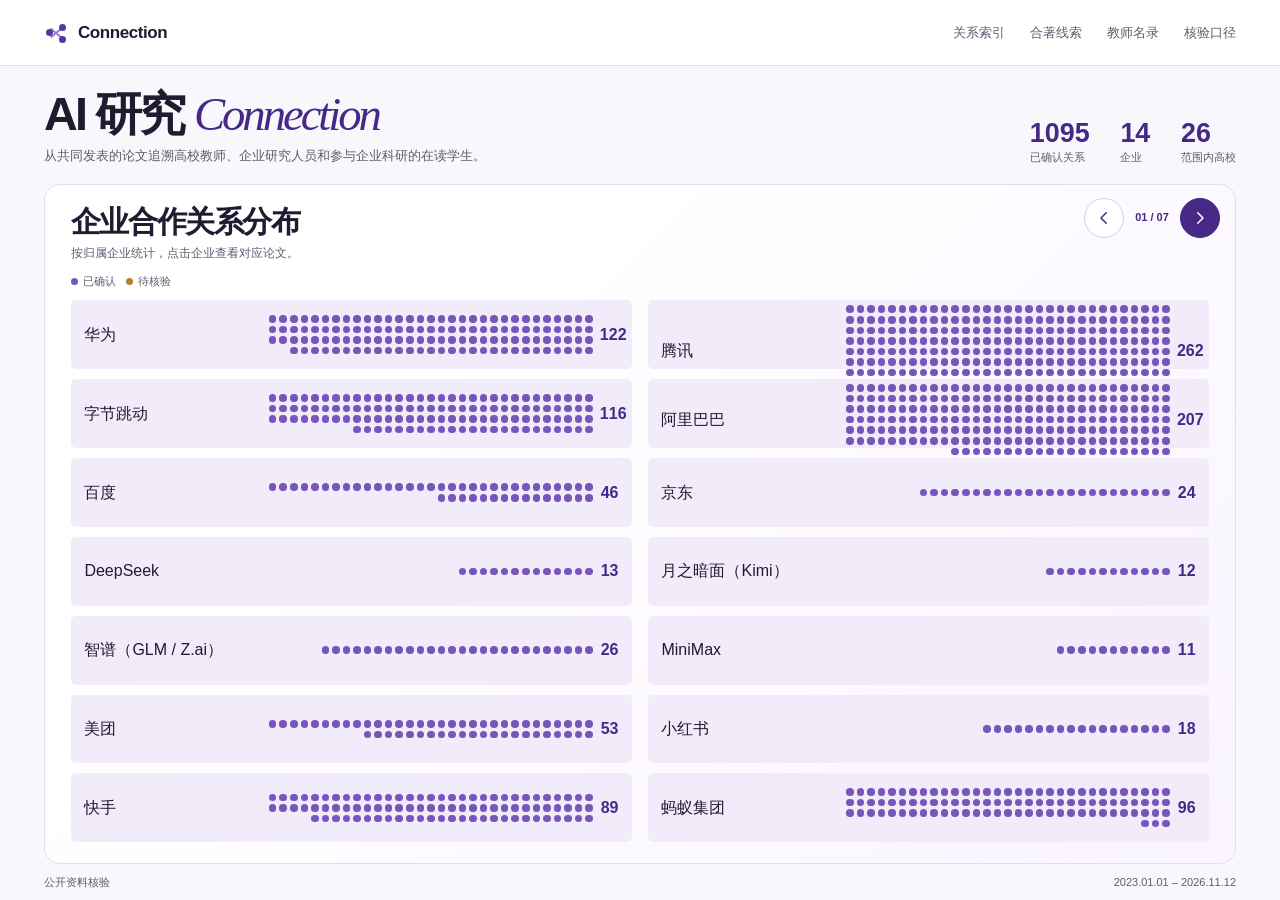
<file: index.html>
<!doctype html>
<html lang="zh-CN">
<head>
  <meta charset="utf-8">
  <meta name="viewport" content="width=device-width, initial-scale=1">
  <meta name="description" content="中国高校与企业 AI 研究合著及学生培养关系的公开证据索引。">
  <title>AI 研究 Connection</title>
  <link rel="stylesheet" href="styles.css?v=8d3835e2ebbc">
  <script>
    function redirectLegacySection() {
      const pages = new Map([
        ['#connections', 'connections.html'],
        ['#leads', 'leads.html'],
        ['#method', 'method.html'],
      ]);
      const page = pages.get(location.hash);
      if (page) location.replace(page + location.search);
    }
    addEventListener('hashchange', redirectLegacySection);
    redirectLegacySection();
  </script>
  <script src="data.js?v=8d3835e2ebbc" defer></script>
  <script src="leads.js?v=8d3835e2ebbc" defer></script>
  <script src="h-index.js?v=8d3835e2ebbc" defer></script>
  <script src="papers.js?v=8d3835e2ebbc" defer></script>
  <script src="ui.js?v=8d3835e2ebbc" defer></script>
  <script src="faculty-plot-data.js?v=8d3835e2ebbc" defer></script>
  <script src="faculty-plot.js?v=8d3835e2ebbc" defer></script>
  <script src="faculty-title-values.js?v=8d3835e2ebbc" defer></script>
  <script src="faculty-unit-groups.js?v=8d3835e2ebbc" defer></script>
  <script src="faculty-heatmap.js?v=8d3835e2ebbc" defer></script>
  <script src="home.js?v=8d3835e2ebbc" defer></script>
</head>
<body class="home-page">
  <header class="topbar">
    <div class="container topbar-inner">
      <a class="wordmark" href="index.html" aria-current="page"><span class="mark" aria-hidden="true"><i></i><i></i><i></i></span> Connection</a>
      <nav aria-label="页面导航">
        <a href="connections.html">关系索引</a>
        <a href="leads.html">合著线索</a>
        <a href="faculty.html">教师名录</a>
        <a href="method.html">核验口径</a>
      </nav>
    </div>
  </header>
  <main id="top" class="container home-main">
    <section class="home-overview" aria-labelledby="page-title">
      <div>
        <h1 id="page-title">AI 研究 <em>Connection</em></h1>
        <p>从共同发表的论文追溯高校教师、企业研究人员和参与企业科研的在读学生。</p>
      </div>
      <div class="home-stats" aria-label="调查统计">
        <div><strong id="confirmed-count">—</strong><span>已确认关系</span></div>
        <div><strong id="company-count">—</strong><span>企业</span></div>
        <div><strong id="school-count">—</strong><span>范围内高校</span></div>
      </div>
    </section>
    <section class="home-carousel" aria-label="研究分布图切换">
      <div class="home-chart-controls" role="group" aria-label="切换图表">
        <button type="button" id="chart-prev" aria-label="上一张图" aria-controls="home-chart-stage">
          <svg width="18" height="18" viewBox="0 0 24 24" fill="none" stroke="currentColor" stroke-width="2" aria-hidden="true"><path d="m15 5-7 7 7 7" stroke-linecap="round" stroke-linejoin="round"/></svg>
        </button>
        <span id="chart-position" class="home-chart-position" aria-hidden="true">01 / 07</span>
        <button type="button" id="chart-next" aria-label="下一张图" aria-controls="home-chart-stage">
          <svg width="18" height="18" viewBox="0 0 24 24" fill="none" stroke="currentColor" stroke-width="2" aria-hidden="true"><path d="m9 5 7 7-7 7" stroke-linecap="round" stroke-linejoin="round"/></svg>
        </button>
        <span id="chart-announcement" class="sr-only" aria-live="polite"></span>
      </div>
      <div id="home-chart-stage" class="home-chart-stage">
        <section class="home-slide home-company-slide" aria-labelledby="plot-title">
          <div class="home-slide-title">
            <h2 id="plot-title">企业合作关系分布</h2>
            <p>按归属企业统计，点击企业查看对应论文。</p>
          </div>
          <div class="legend"><span><i aria-hidden="true"></i>已确认</span><span><i aria-hidden="true"></i>待核验</span></div>
          <div id="company-plot" class="company-plot"></div>
        </section>
        <section class="home-slide home-school-slide" aria-labelledby="school-plot-title" hidden>
          <div class="home-slide-title">
            <h2 id="school-plot-title">高校合作关系分布</h2>
            <p>面积表示归属该校的已确认关系数。点击高校查看论文。</p>
          </div>
          <div id="school-plot" class="school-plot"></div>
          <div id="school-zero" class="school-zero" hidden></div>
          <p id="school-chart-note" class="school-chart-note" hidden></p>
        </section>
        <section id="faculty-distribution" class="home-slide home-faculty-slide faculty-distribution" data-faculty-scope="core" aria-labelledby="faculty-plot-title" hidden>
          <div class="home-slide-title">
            <h2 id="faculty-plot-title">主要计算机院系 · 高校分布</h2>
            <p>三项齐全指已核实具体职称、Google 学术主页和 CCF 代表作。讲师不计入本图。</p>
          </div>
        </section>
        <section id="faculty-units" class="home-slide home-unit-slide faculty-distribution" data-faculty-scope="core" aria-labelledby="faculty-unit-title" hidden>
          <div class="home-slide-title">
            <h2 id="faculty-unit-title">主要计算机院系 · 教师热力图</h2>
            <p data-unit-description>每校一种颜色，选择高校可展开院系或研究所。颜色越深，已核实项数越多。讲师显示为淡灰空格。</p>
          </div>
        </section>
        <section id="faculty-distribution-related" class="home-slide home-faculty-slide faculty-distribution" data-faculty-scope="related" aria-labelledby="faculty-plot-related-title" hidden>
          <div class="home-slide-title">
            <h2 id="faculty-plot-related-title">相关交叉院系 · 高校分布</h2>
            <p>三项齐全指已核实具体职称、Google 学术主页和 CCF 代表作。讲师不计入本图。</p>
          </div>
        </section>
        <section id="faculty-units-related" class="home-slide home-unit-slide faculty-distribution" data-faculty-scope="related" aria-labelledby="faculty-unit-related-title" hidden>
          <div class="home-slide-title">
            <h2 id="faculty-unit-related-title">相关交叉院系 · 教师热力图</h2>
            <p data-unit-description>每校一种颜色，选择高校可展开院系或研究所。颜色越深，已核实项数越多。讲师显示为淡灰空格。</p>
          </div>
        </section>
        <section id="faculty-titles" class="home-slide home-unit-slide faculty-distribution" aria-labelledby="faculty-title-map-heading" hidden>
          <div class="home-slide-title">
            <h2 id="faculty-title-map-heading">教师热力图 · 按职称</h2>
            <p>每种职称一种颜色，同一分区内颜色越深，已核实项数越多。讲师显示为淡灰空格。</p>
          </div>
        </section>
        <noscript><p class="empty">请启用 JavaScript 以浏览分布图。</p></noscript>
      </div>
    </section>
  </main>
  <footer class="container home-footer"><span>公开资料核验</span><span>2023.01.01 – 2026.11.12</span></footer>
  <template id="faculty-plot-template">
    <div class="faculty-plot-key">
      <div class="legend">
        <span><i aria-hidden="true"></i><span data-faculty-complete></span></span>
        <span><i aria-hidden="true"></i><span data-faculty-incomplete></span></span>
      </div>
      <p data-faculty-scale class="faculty-plot-note"></p>
    </div>
    <div class="faculty-plot"></div>
  </template>
  <template id="faculty-heatmap-template">
    <div class="unit-toolbar">
      <label class="unit-picker"><span class="sr-only">查看高校</span><select data-unit-school><option value="">全部高校</option></select></label>
      <label class="unit-picker"><span class="sr-only">高亮院系或研究所</span><select data-unit-group disabled><option value="">全部院系／研究所</option></select></label>
      <div class="unit-map-key" aria-label="已核实项数从 0 到 3，三项为具体职称、Google 学术主页和 CCF 代表作；淡灰空格表示讲师或没有记录">
        <span>已核实项数</span>
        <span><i data-verification-level aria-hidden="true"></i>0</span>
        <span><i data-verification-level aria-hidden="true"></i>1</span>
        <span><i data-verification-level aria-hidden="true"></i>2</span>
        <span><i data-verification-level aria-hidden="true"></i>3</span>
        <span><i data-unit-empty-chip aria-hidden="true"></i>空格</span>
      </div>
    </div>
    <div data-unit-plot class="unit-plot">
      <canvas data-unit-canvas tabindex="0" role="img" aria-label="全部高校教师热力图，每所学校一种颜色。用上下键查看纳入核验的教师。"></canvas>
    </div>
    <div class="unit-readout">
      <span data-unit-swatch aria-hidden="true" hidden></span>
      <p data-unit-summary aria-live="polite"></p>
      <a data-unit-directory-link href="faculty.html">查看名录 ↗</a>
    </div>
  </template>
</body>
</html>
</file>
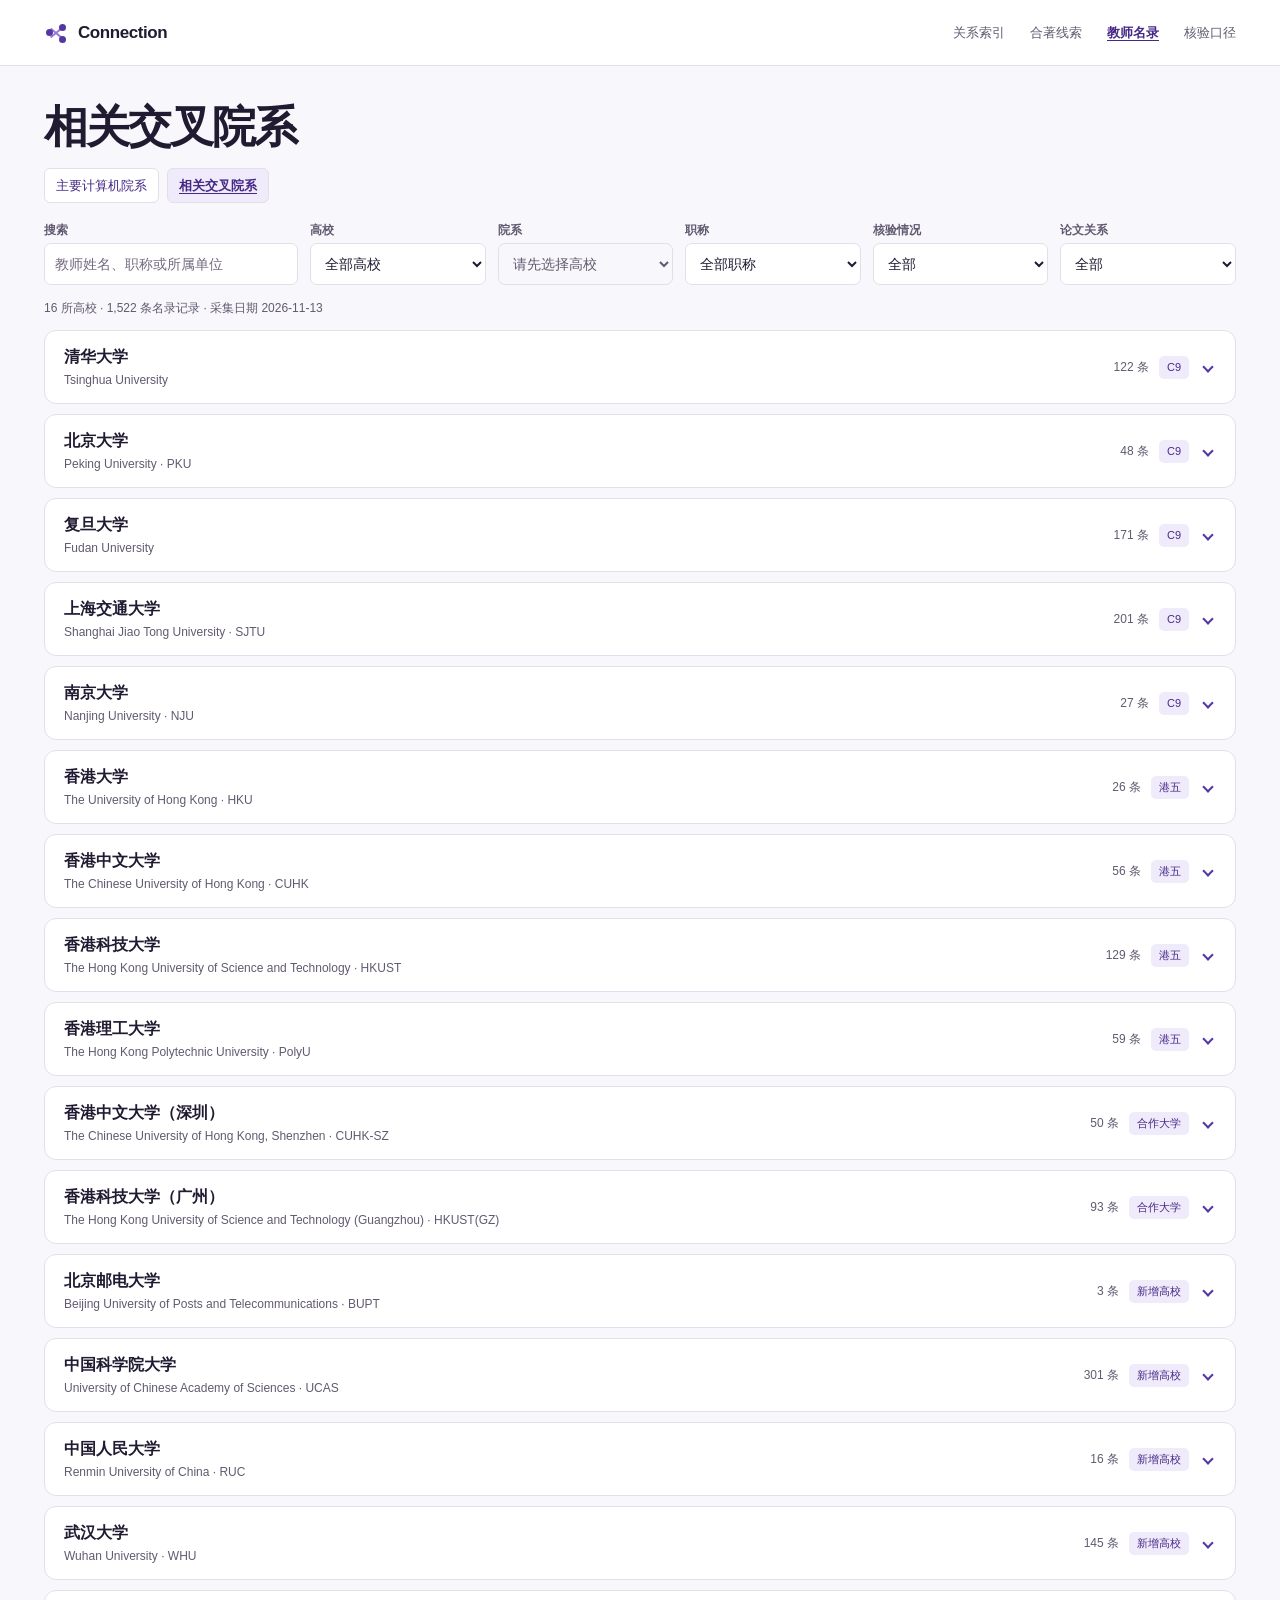
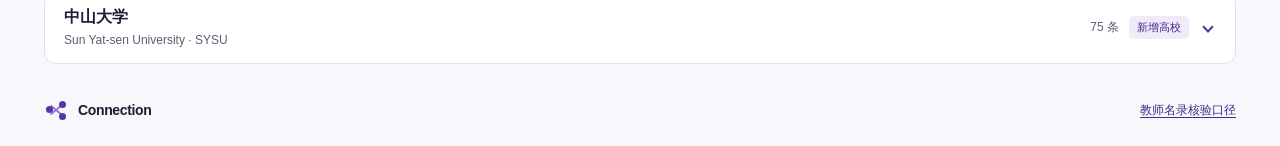
<file: faculty-related.html>
<!doctype html>
<html lang="zh-CN">
<head>
  <meta charset="utf-8">
  <meta name="viewport" content="width=device-width, initial-scale=1">
  <meta name="description" content="按高校和院系查阅机器人、遥感、自动化等相关交叉院系的公开师资。">
  <title>相关交叉院系 · 教师名录 · AI 研究 Connection</title>
  <link rel="stylesheet" href="styles.css?v=8d3835e2ebbc">
  <script src="data.js?v=8d3835e2ebbc" defer></script>
  <script src="ui.js?v=8d3835e2ebbc" defer></script>
  <script src="faculty-data.js?v=8d3835e2ebbc" defer></script>
  <script src="faculty-titles.js?v=8d3835e2ebbc" defer></script>
  <script src="faculty-rosters.js?v=8d3835e2ebbc" defer></script>
  <script src="faculty-bibliography.js?v=8d3835e2ebbc" defer></script>
  <script src="faculty-scholar-status.js?v=8d3835e2ebbc" defer></script>
  <script src="faculty-ucas-institutes.js?v=8d3835e2ebbc" defer></script>
  <script src="faculty-catalog.js?v=8d3835e2ebbc" defer></script>
  <script src="faculty-title-values.js?v=8d3835e2ebbc" defer></script>
  <script src="faculty-unit-groups.js?v=8d3835e2ebbc" defer></script>
  <script src="faculty-paper-audit-data.js?v=8d3835e2ebbc" defer></script>
  <script src="faculty-paper-audit.js?v=8d3835e2ebbc" defer></script>
  <script src="faculty-page.js?v=8d3835e2ebbc" defer></script>
</head>
<body>
  <header class="topbar">
    <div class="container topbar-inner">
      <a class="wordmark" href="index.html"><span class="mark" aria-hidden="true"><i></i><i></i><i></i></span> Connection</a>
      <nav aria-label="页面导航">
        <a href="connections.html">关系索引</a>
        <a href="leads.html">合著线索</a>
        <a href="faculty-related.html" aria-current="page">教师名录</a>
        <a href="method.html">核验口径</a>
      </nav>
    </div>
  </header>
  <main class="container standalone faculty-page" data-faculty-page="related">
    <section class="main-section" aria-labelledby="faculty-title">
      <div class="section-head"><div><h1 id="faculty-title">相关交叉院系</h1></div></div>
      <nav class="faculty-directory-nav" aria-label="教师名录页面">
        <a href="faculty.html" data-directory="core">主要计算机院系</a>
        <a href="faculty-related.html" data-directory="related" aria-current="page">相关交叉院系</a>
      </nav>
      <form id="faculty-filters" class="filters faculty-filters" role="search" aria-label="筛选教师名录">
        <label class="search"><span>搜索</span><input id="faculty-query" type="search" placeholder="教师姓名、职称或所属单位"></label>
        <label><span id="faculty-school-label">高校</span><select id="faculty-school" aria-labelledby="faculty-school-label"><option value="">全部高校</option></select></label>
        <label><span id="faculty-department-label">院系</span><select id="faculty-department" aria-labelledby="faculty-department-label" disabled><option value="">请先选择高校</option></select></label>
        <label><span>职称</span><select id="faculty-title-filter"><option value="">全部职称</option></select></label>
        <label><span>核验情况</span><select id="faculty-verification-filter">
          <option value="">全部</option><option value="3">三项齐全</option>
          <option value="checked">三项已核查（暂无学术主页）</option><option value="2">已核实 2 项</option>
          <option value="1">已核实 1 项</option><option value="0">尚无已核实项</option>
        </select></label>
        <label><span>论文关系</span><select id="faculty-paper-audit-filter">
          <option value="">全部</option><option value="eligible">本轮调查范围</option>
          <option value="complete">已梳理</option><option value="partial">梳理中</option>
          <option value="unstarted">未开始</option>
        </select></label>
      </form>
      <div class="result-bar"><p id="faculty-count" aria-live="polite"></p></div>
      <div id="faculty-rosters" class="faculty-rosters"></div>
      <noscript><p class="empty">请启用 JavaScript 以浏览教师名录。</p></noscript>
    </section>
  </main>
  <footer class="container footer"><a class="wordmark" href="index.html"><span class="mark" aria-hidden="true"><i></i><i></i><i></i></span> Connection</a><a href="method.html#faculty-method">教师名录核验口径</a></footer>
</body>
</html>
</file>
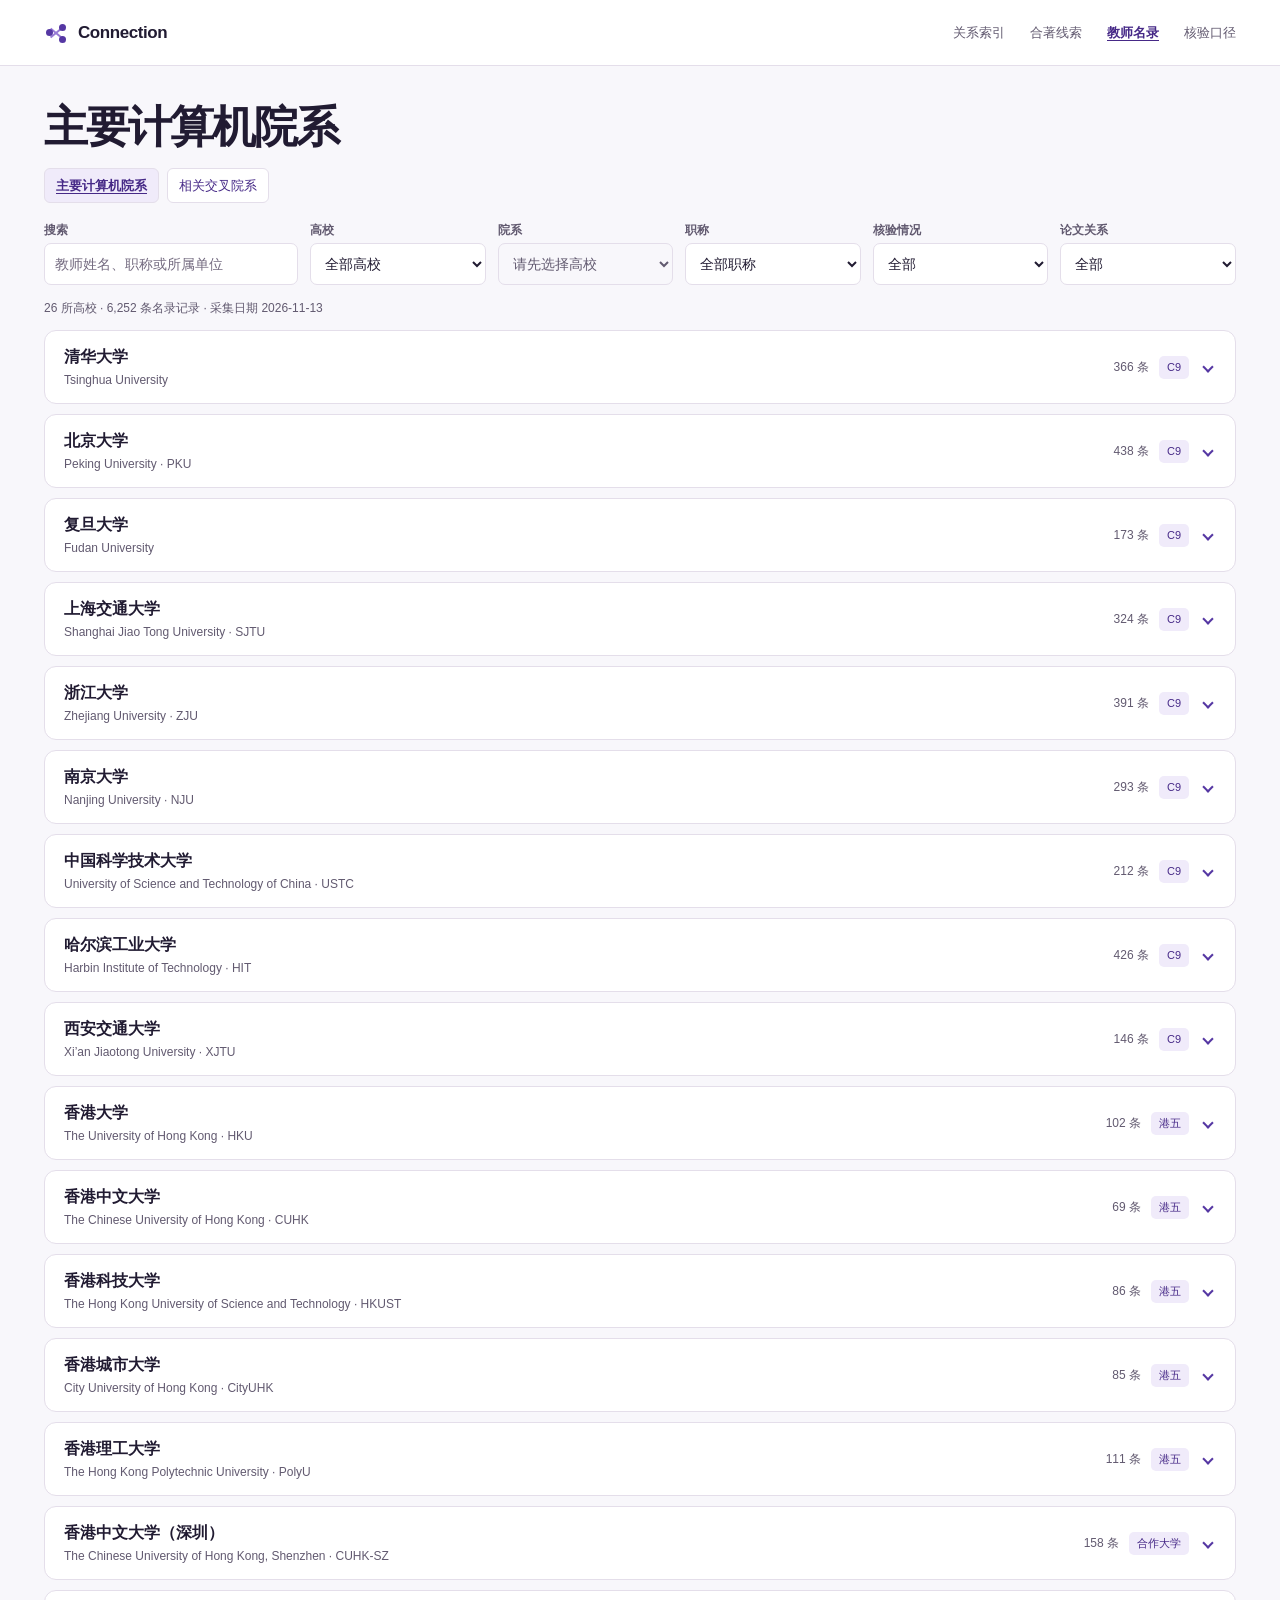
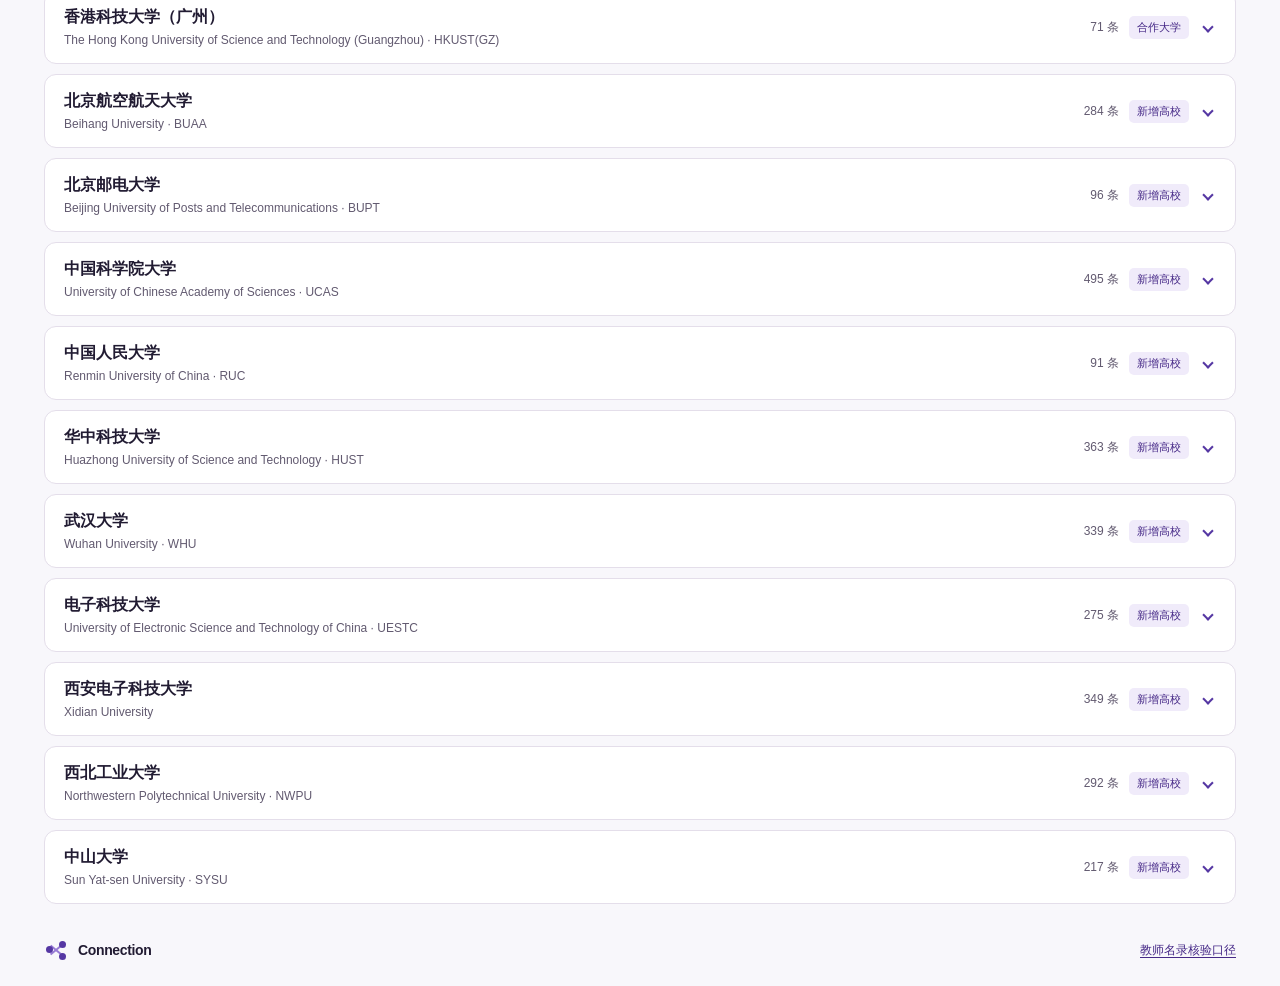
<file: faculty.html>
<!doctype html>
<html lang="zh-CN">
<head>
  <meta charset="utf-8">
  <meta name="viewport" content="width=device-width, initial-scale=1">
  <meta name="description" content="按高校和院系查阅计算机、人工智能、网络安全、软件工程及数据科学等主要院系的公开师资。">
  <title>主要计算机院系 · 教师名录 · AI 研究 Connection</title>
  <link rel="stylesheet" href="styles.css?v=8d3835e2ebbc">
  <script src="data.js?v=8d3835e2ebbc" defer></script>
  <script src="ui.js?v=8d3835e2ebbc" defer></script>
  <script src="faculty-data.js?v=8d3835e2ebbc" defer></script>
  <script src="faculty-titles.js?v=8d3835e2ebbc" defer></script>
  <script src="faculty-rosters.js?v=8d3835e2ebbc" defer></script>
  <script src="faculty-bibliography.js?v=8d3835e2ebbc" defer></script>
  <script src="faculty-scholar-status.js?v=8d3835e2ebbc" defer></script>
  <script src="faculty-ucas-institutes.js?v=8d3835e2ebbc" defer></script>
  <script src="faculty-catalog.js?v=8d3835e2ebbc" defer></script>
  <script src="faculty-title-values.js?v=8d3835e2ebbc" defer></script>
  <script src="faculty-unit-groups.js?v=8d3835e2ebbc" defer></script>
  <script src="faculty-paper-audit-data.js?v=8d3835e2ebbc" defer></script>
  <script src="faculty-paper-audit.js?v=8d3835e2ebbc" defer></script>
  <script src="faculty-page.js?v=8d3835e2ebbc" defer></script>
</head>
<body>
  <header class="topbar">
    <div class="container topbar-inner">
      <a class="wordmark" href="index.html"><span class="mark" aria-hidden="true"><i></i><i></i><i></i></span> Connection</a>
      <nav aria-label="页面导航">
        <a href="connections.html">关系索引</a>
        <a href="leads.html">合著线索</a>
        <a href="faculty.html" aria-current="page">教师名录</a>
        <a href="method.html">核验口径</a>
      </nav>
    </div>
  </header>
  <main class="container standalone faculty-page" data-faculty-page="core">
    <section class="main-section" aria-labelledby="faculty-title">
      <div class="section-head"><div><h1 id="faculty-title">主要计算机院系</h1></div></div>
      <nav class="faculty-directory-nav" aria-label="教师名录页面">
        <a href="faculty.html" data-directory="core" aria-current="page">主要计算机院系</a>
        <a href="faculty-related.html" data-directory="related">相关交叉院系</a>
      </nav>
      <form id="faculty-filters" class="filters faculty-filters" role="search" aria-label="筛选教师名录">
        <label class="search"><span>搜索</span><input id="faculty-query" type="search" placeholder="教师姓名、职称或所属单位"></label>
        <label><span id="faculty-school-label">高校</span><select id="faculty-school" aria-labelledby="faculty-school-label"><option value="">全部高校</option></select></label>
        <label><span id="faculty-department-label">院系</span><select id="faculty-department" aria-labelledby="faculty-department-label" disabled><option value="">请先选择高校</option></select></label>
        <label><span>职称</span><select id="faculty-title-filter"><option value="">全部职称</option></select></label>
        <label><span>核验情况</span><select id="faculty-verification-filter">
          <option value="">全部</option><option value="3">三项齐全</option>
          <option value="checked">三项已核查（暂无学术主页）</option><option value="2">已核实 2 项</option>
          <option value="1">已核实 1 项</option><option value="0">尚无已核实项</option>
        </select></label>
        <label><span>论文关系</span><select id="faculty-paper-audit-filter">
          <option value="">全部</option><option value="eligible">本轮调查范围</option>
          <option value="complete">已梳理</option><option value="partial">梳理中</option>
          <option value="unstarted">未开始</option>
        </select></label>
      </form>
      <div class="result-bar"><p id="faculty-count" aria-live="polite"></p></div>
      <div id="faculty-rosters" class="faculty-rosters"></div>
      <noscript><p class="empty">请启用 JavaScript 以浏览教师名录。</p></noscript>
    </section>
  </main>
  <footer class="container footer"><a class="wordmark" href="index.html"><span class="mark" aria-hidden="true"><i></i><i></i><i></i></span> Connection</a><a href="method.html#faculty-method">教师名录核验口径</a></footer>
</body>
</html>
</file>
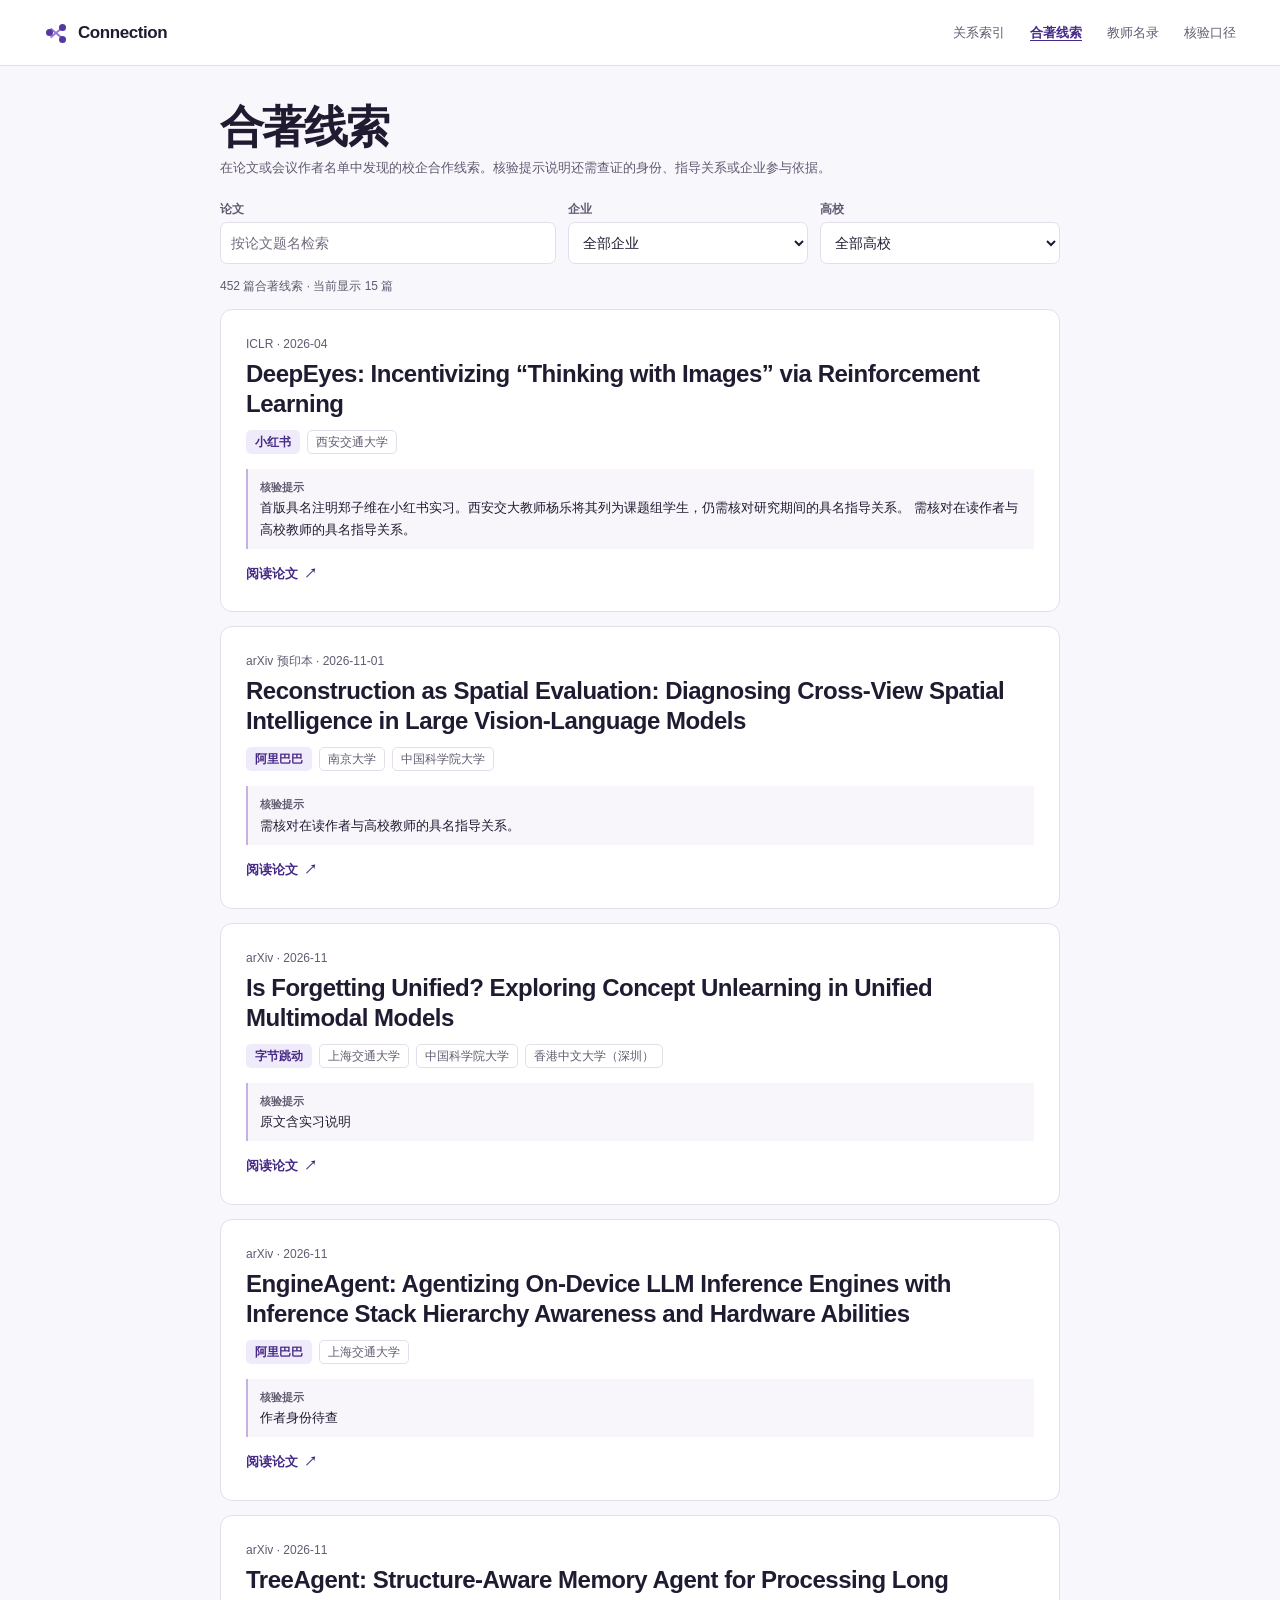
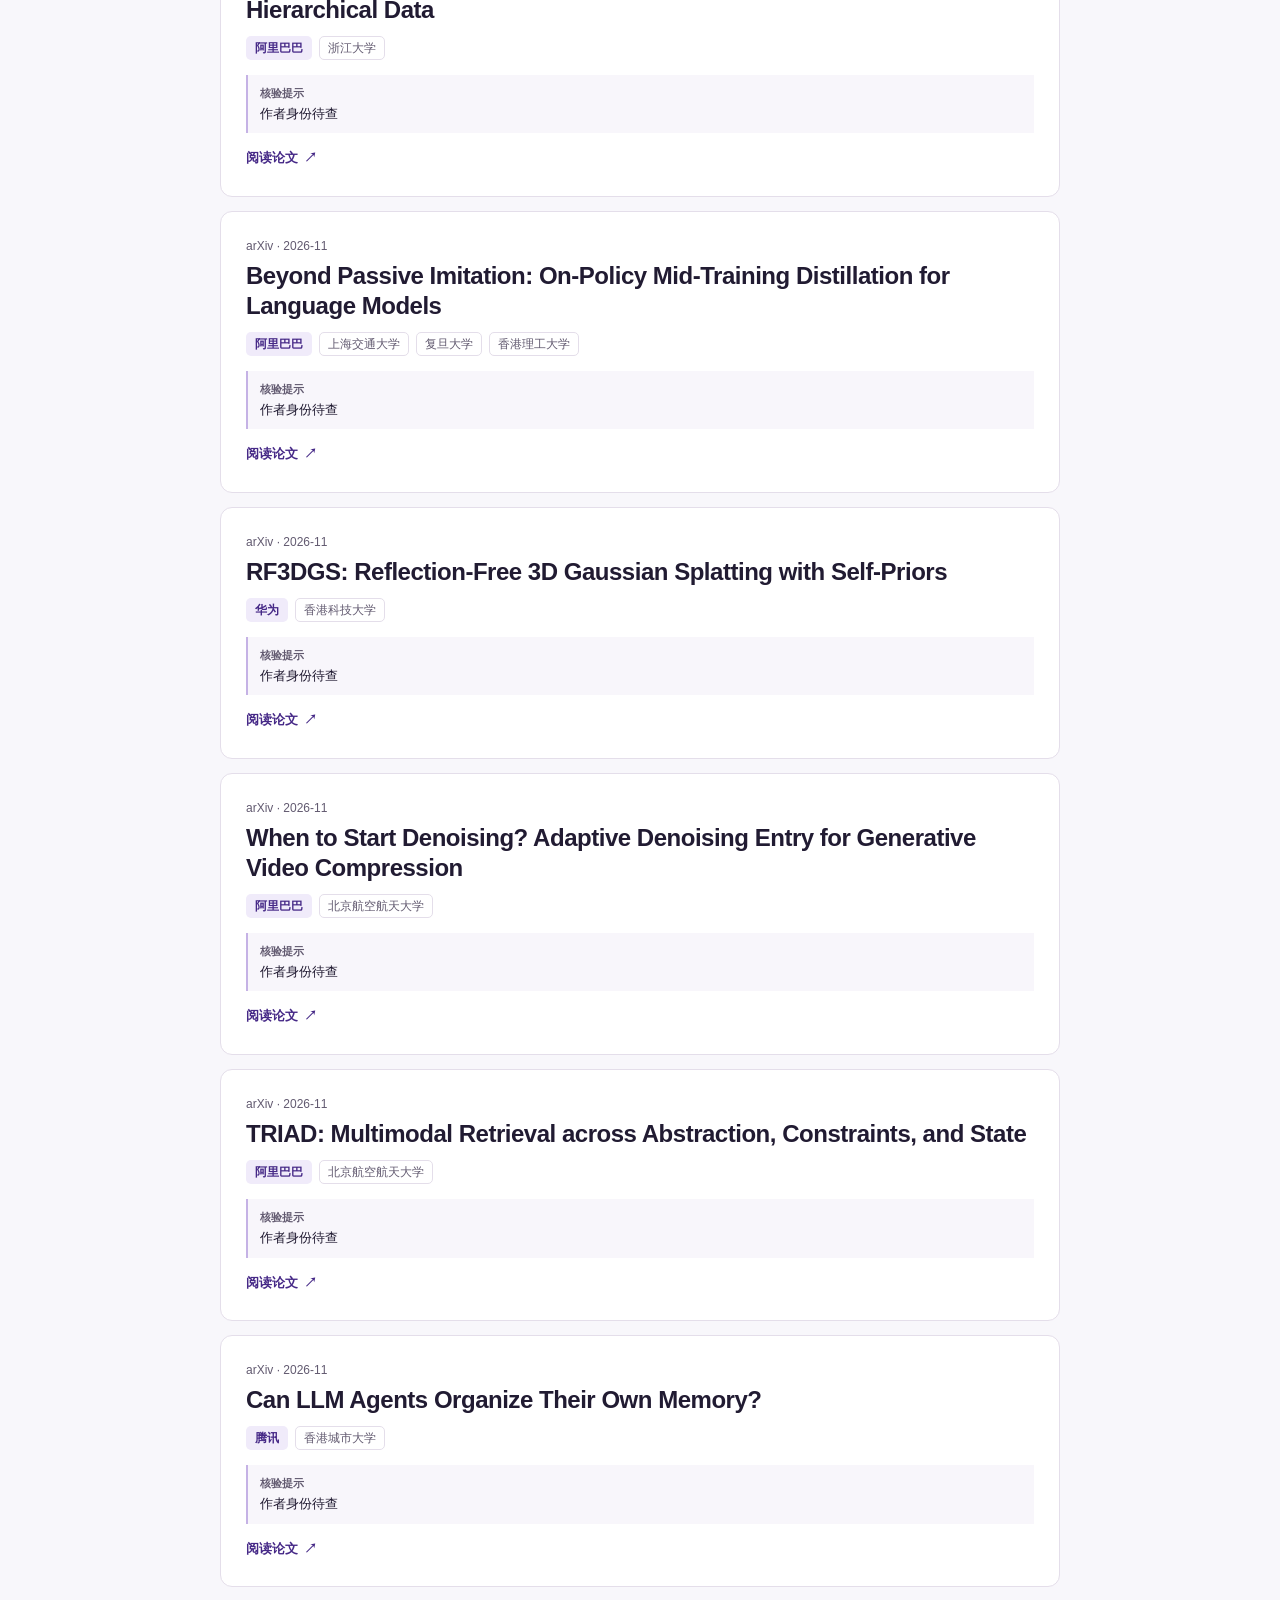
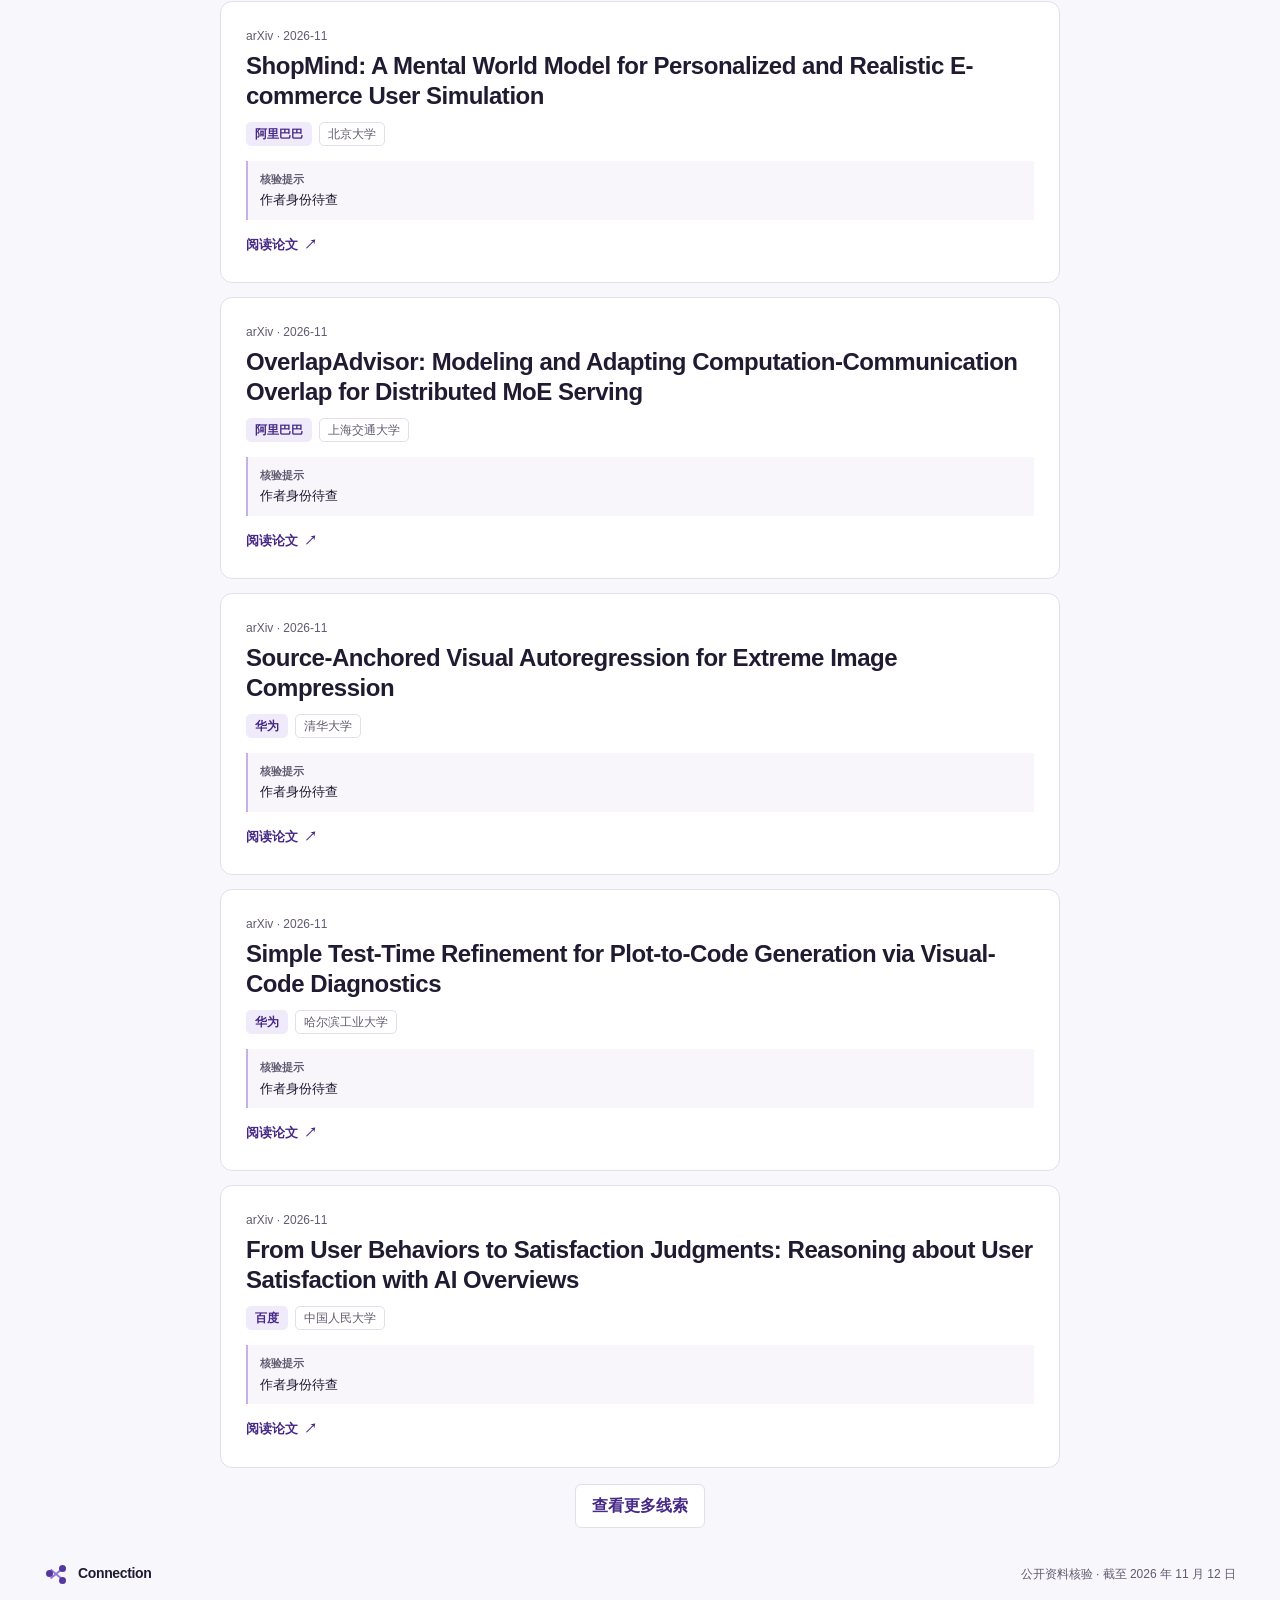
<file: leads.html>
<!doctype html>
<html lang="zh-CN">
<head>
  <meta charset="utf-8">
  <meta name="viewport" content="width=device-width, initial-scale=1">
  <meta name="description" content="浏览中国高校与企业 AI 研究的合著论文与待核验线索。">
  <title>合著线索 · AI 研究 Connection</title>
  <link rel="stylesheet" href="styles.css?v=8d3835e2ebbc">
  <script src="data.js?v=8d3835e2ebbc" defer></script>
  <script src="leads.js?v=8d3835e2ebbc" defer></script>
  <script src="papers.js?v=8d3835e2ebbc" defer></script>
  <script src="ui.js?v=8d3835e2ebbc" defer></script>
  <script src="leads-page.js?v=8d3835e2ebbc" defer></script>
</head>
<body>
  <header class="topbar">
    <div class="container topbar-inner">
      <a class="wordmark" href="index.html"><span class="mark" aria-hidden="true"><i></i><i></i><i></i></span> Connection</a>
      <nav aria-label="页面导航">
        <a href="connections.html">关系索引</a>
        <a href="leads.html" aria-current="page">合著线索</a>
        <a href="faculty.html">教师名录</a>
        <a href="method.html">核验口径</a>
      </nav>
    </div>
  </header>
  <main id="top" class="container standalone leads-page">
    <section id="leads" class="main-section" aria-labelledby="leads-title">
      <div class="section-head"><div><h1 id="leads-title">合著线索</h1><p>在论文或会议作者名单中发现的校企合作线索。核验提示说明还需查证的身份、指导关系或企业参与依据。</p></div></div>
      <form id="lead-filters" class="filters lead-filters" role="search" aria-label="筛选合著线索">
        <label class="search"><span>论文</span><input id="lead-query" type="search" placeholder="按论文题名检索"></label>
        <label><span>企业</span><select id="lead-company"><option value="">全部企业</option></select></label>
        <label><span>高校</span><select id="lead-school"><option value="">全部高校</option></select></label>
      </form>
      <div class="result-bar"><p id="lead-count" aria-live="polite"></p></div>
      <div id="lead-posts" class="lead-feed"></div>
      <p id="lead-empty" class="empty lead-empty" hidden>当前筛选下没有合著线索。</p>
      <button id="more-leads" class="more-leads" type="button" aria-controls="lead-posts" hidden>查看更多线索</button>
    </section>
  </main>
  <footer class="container footer"><a class="wordmark" href="index.html"><span class="mark" aria-hidden="true"><i></i><i></i><i></i></span> Connection</a><span>公开资料核验 · 截至 2026 年 11 月 12 日</span></footer>
</body>
</html>
</file>
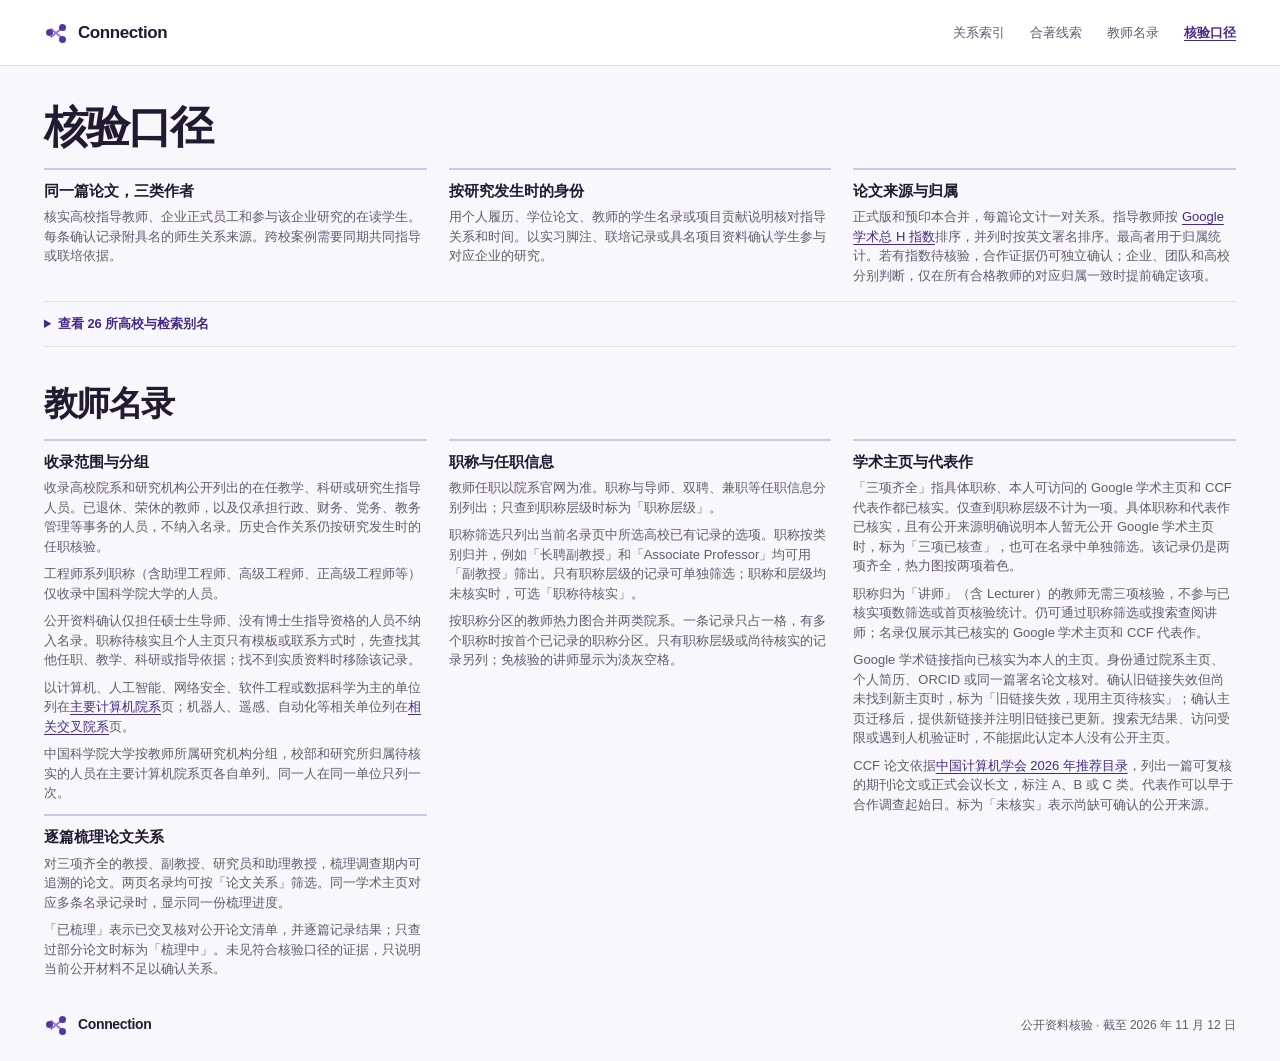
<file: method.html>
<!doctype html>
<html lang="zh-CN">
<head>
  <meta charset="utf-8">
  <meta name="viewport" content="width=device-width, initial-scale=1">
  <meta name="description" content="了解 AI 研究 Connection 的校企合作核验、论文归属及教师名录收录规则。">
  <title>核验口径 · AI 研究 Connection</title>
  <link rel="stylesheet" href="styles.css?v=8d3835e2ebbc">
  <script src="data.js?v=8d3835e2ebbc" defer></script>
  <script src="method-page.js?v=8d3835e2ebbc" defer></script>
</head>
<body>
  <header class="topbar">
    <div class="container topbar-inner">
      <a class="wordmark" href="index.html"><span class="mark" aria-hidden="true"><i></i><i></i><i></i></span> Connection</a>
      <nav aria-label="页面导航">
        <a href="connections.html">关系索引</a>
        <a href="leads.html">合著线索</a>
        <a href="faculty.html">教师名录</a>
        <a href="method.html" aria-current="page">核验口径</a>
      </nav>
    </div>
  </header>
  <main id="top" class="container standalone">
    <section id="method" class="main-section" aria-labelledby="method-title">
      <div class="section-head"><div><h1 id="method-title">核验口径</h1></div></div>
      <div class="method-grid">
        <div><h2>同一篇论文，三类作者</h2><p>核实高校指导教师、企业正式员工和参与该企业研究的在读学生。每条确认记录附具名的师生关系来源。跨校案例需要同期共同指导或联培依据。</p></div>
        <div><h2>按研究发生时的身份</h2><p>用个人履历、学位论文、教师的学生名录或项目贡献说明核对指导关系和时间。以实习脚注、联培记录或具名项目资料确认学生参与对应企业的研究。</p></div>
        <div><h2>论文来源与归属</h2><p>正式版和预印本合并，每篇论文计一对关系。指导教师按 <a href="https://scholar.google.com/intl/en/scholar/citations.html">Google 学术总 H 指数</a>排序，并列时按英文署名排序。最高者用于归属统计。若有指数待核验，合作证据仍可独立确认；企业、团队和高校分别判断，仅在所有合格教师的对应归属一致时提前确定该项。</p></div>
      </div>
      <details class="scope"><summary>查看 26 所高校与检索别名</summary><ul id="school-list"></ul></details>
    </section>
    <section id="faculty-method" class="main-section" aria-labelledby="faculty-method-title">
      <div class="section-head"><h2 id="faculty-method-title">教师名录</h2></div>
      <div class="method-grid">
        <div>
          <h3>收录范围与分组</h3>
          <p>收录高校院系和研究机构公开列出的在任教学、科研或研究生指导人员。已退休、荣休的教师，以及仅承担行政、财务、党务、教务管理等事务的人员，不纳入名录。历史合作关系仍按研究发生时的任职核验。</p>
          <p>工程师系列职称（含助理工程师、高级工程师、正高级工程师等）仅收录中国科学院大学的人员。</p>
          <p>公开资料确认仅担任硕士生导师、没有博士生指导资格的人员不纳入名录。职称待核实且个人主页只有模板或联系方式时，先查找其他任职、教学、科研或指导依据；找不到实质资料时移除该记录。</p>
          <p>以计算机、人工智能、网络安全、软件工程或数据科学为主的单位列在<a href="faculty.html">主要计算机院系</a>页；机器人、遥感、自动化等相关单位列在<a href="faculty-related.html">相关交叉院系</a>页。</p>
          <p>中国科学院大学按教师所属研究机构分组，校部和研究所归属待核实的人员在主要计算机院系页各自单列。同一人在同一单位只列一次。</p>
        </div>
        <div>
          <h3>职称与任职信息</h3>
          <p>教师任职以院系官网为准。职称与导师、双聘、兼职等任职信息分别列出；只查到职称层级时标为「职称层级」。</p>
          <p>职称筛选只列出当前名录页中所选高校已有记录的选项。职称按类别归并，例如「长聘副教授」和「Associate Professor」均可用「副教授」筛出。只有职称层级的记录可单独筛选；职称和层级均未核实时，可选「职称待核实」。</p>
          <p>按职称分区的教师热力图合并两类院系。一条记录只占一格，有多个职称时按首个已记录的职称分区。只有职称层级或尚待核实的记录另列；免核验的讲师显示为淡灰空格。</p>
        </div>
        <div>
          <h3>学术主页与代表作</h3>
          <p>「三项齐全」指具体职称、本人可访问的 Google 学术主页和 CCF 代表作都已核实。仅查到职称层级不计为一项。具体职称和代表作已核实，且有公开来源明确说明本人暂无公开 Google 学术主页时，标为「三项已核查」，也可在名录中单独筛选。该记录仍是两项齐全，热力图按两项着色。</p>
          <p>职称归为「讲师」（含 Lecturer）的教师无需三项核验，不参与已核实项数筛选或首页核验统计。仍可通过职称筛选或搜索查阅讲师；名录仅展示其已核实的 Google 学术主页和 CCF 代表作。</p>
          <p>Google 学术链接指向已核实为本人的主页。身份通过院系主页、个人简历、ORCID 或同一篇署名论文核对。确认旧链接失效但尚未找到新主页时，标为「旧链接失效，现用主页待核实」；确认主页迁移后，提供新链接并注明旧链接已更新。搜索无结果、访问受限或遇到人机验证时，不能据此认定本人没有公开主页。</p>
          <p>CCF 论文依据<a href="https://www.ccf.org.cn/Academic_Evaluation/By_category/2026-03-31/870181.shtml">中国计算机学会 2026 年推荐目录</a>，列出一篇可复核的期刊论文或正式会议长文，标注 A、B 或 C 类。代表作可以早于合作调查起始日。标为「未核实」表示尚缺可确认的公开来源。</p>
        </div>
      </div>
      <div class="method-grid" id="faculty-paper-audit-method">
        <div>
          <h3>逐篇梳理论文关系</h3>
          <p>对三项齐全的教授、副教授、研究员和助理教授，梳理调查期内可追溯的论文。两页名录均可按「论文关系」筛选。同一学术主页对应多条名录记录时，显示同一份梳理进度。</p>
          <p>「已梳理」表示已交叉核对公开论文清单，并逐篇记录结果；只查过部分论文时标为「梳理中」。未见符合核验口径的证据，只说明当前公开材料不足以确认关系。</p>
        </div>
      </div>
    </section>
  </main>
  <footer class="container footer"><a class="wordmark" href="index.html"><span class="mark" aria-hidden="true"><i></i><i></i><i></i></span> Connection</a><span>公开资料核验 · 截至 2026 年 11 月 12 日</span></footer>
</body>
</html>
</file>
<file: styles.css>
:root {
  color-scheme: light;
  --ink: #211b32;
  --muted: #625a70;
  --brand: #5537a3;
  --brand-dark: #462987;
  --lavender: #f0ebfa;
  --rule: #e4deea;
  --white: #fff;
  --page: #f8f7fb;
  --candidate: #78591d;
  --candidate-bg: #fbf1d9;
  --green: #1f654e;
  --green-bg: #e7f3eb;
  font-family: "PingFang SC", "Noto Sans CJK SC", "Microsoft YaHei", Arial, sans-serif;
  line-height: 1.5;
}
*, *::before, *::after { box-sizing: border-box; }
body { margin: 0; min-height: 100vh; display: flex; flex-direction: column; color: var(--ink); background: var(--page); }
main { flex: 1; }
button, input, select { font: inherit; color: inherit; }
button, select { cursor: pointer; }
a { color: var(--brand-dark); text-underline-offset: 3px; }
button:focus-visible, a:focus-visible, input:focus-visible, select:focus-visible, summary:focus-visible { outline: 2px solid var(--brand); outline-offset: 3px; }
h1, h2, h3, p { margin: 0; }
[hidden] { display: none !important; }
.container { width: min(1260px, calc(100% - 88px)); margin-inline: auto; }
.topbar { border-bottom: 1px solid var(--rule); background: var(--white); }
.topbar-inner { min-height: 65px; display: flex; align-items: center; justify-content: space-between; gap: 20px; }
.wordmark { display: inline-flex; align-items: center; gap: 10px; color: var(--ink); font-size: 17px; font-weight: 700; text-decoration: none; letter-spacing: -.025em; }
.mark { position: relative; display: inline-block; width: 24px; height: 24px; }
.mark::before, .mark::after { content: ""; position: absolute; width: 14px; height: 2px; left: 5px; top: 11px; background: #987bd5; transform: rotate(-39deg); }
.mark::after { transform: rotate(40deg); }
.mark i { position: absolute; z-index: 1; width: 7px; height: 7px; border-radius: 50%; background: var(--brand); left: 2px; top: 8px; }
.mark i:nth-child(2) { left: 15px; top: 3px; }
.mark i:nth-child(3) { left: 15px; top: 15px; }
nav { display: flex; flex-wrap: wrap; gap: 10px 25px; }
nav a { text-decoration: none; color: var(--muted); font-size: 13px; }
nav a:hover, nav a[aria-current="page"] { color: var(--brand-dark); text-decoration: underline; }
nav a[aria-current="page"] { font-weight: 650; }
h1 { margin: 10px 0; font-size: clamp(33px, 4.25vw, 64px); font-weight: 740; letter-spacing: -.06em; line-height: 1.11; }
h1 em { font-family: Georgia, "Times New Roman", serif; font-weight: 500; color: var(--brand-dark); letter-spacing: -.065em; }
.hero-plot { min-width: 0; align-self: center; padding: 16px 18px; background: #ffffffbb; border: 1px solid #e8def2; border-radius: 13px; }
.plot-head { display: flex; align-items: baseline; justify-content: space-between; flex-wrap: wrap; gap: 4px 12px; margin-bottom: 12px; }
.plot-head h2 { font-size: 14px; }
.legend { display: flex; align-items: center; gap: 10px; font-size: 11px; color: var(--muted); }
.legend span { display: inline-flex; gap: 5px; align-items: center; }
.legend i, .dot { display: inline-block; width: 7px; height: 7px; border-radius: 50%; background: var(--dot-purple, #7756bc); }
.legend > span:nth-child(2) i, .dot.candidate { background: var(--dot-gold, #b3812b); }
.company-plot { display: grid; grid-template-columns: 1fr 1fr; gap: 4px 10px; }
.plot-cell { display: flex; justify-content: space-between; gap: 7px; align-items: center; text-align: left; text-decoration: none; min-width: 0; min-height: 29px; padding: 4px 7px; background: #f7f3fb; border: 1px solid transparent; border-radius: 5px; font-size: 11px; color: var(--ink); }
.plot-cell:hover { border-color: #b49cd8; background: #efe6fa; }
.plot-label { flex-shrink: 0; max-width: 48%; overflow-wrap: anywhere; }
.dots { display: inline-flex; flex-wrap: wrap; justify-content: flex-end; gap: 3px; flex: 0 1 auto; min-width: 0; }
.school-chart-note { color: var(--muted); font-size: 12px; }
.school-tone-red { --school-color: #cf2628; --school-band: #f39b9a; }
.school-tone-blue { --school-color: #1e70a7; --school-band: #86c7ef; }
.school-tone-orange { --school-color: #ff8a1d; --school-band: #ffca88; --school-label: #21150d; }
.school-tone-purple { --school-color: #7f54ad; --school-band: #d2b5eb; }
/* Trim the outside edges of the tiles while retaining their internal separators. */
.school-plot { --school-divider: #11141c; position: relative; min-height: 0; clip-path: inset(1px); }
.school-map-group, .school-tile { position: absolute; }
.school-map-group { isolation: isolate; }
.school-group-band { display: flex; align-items: center; justify-content: center; flex-wrap: wrap; align-content: center; column-gap: .55em; height: var(--school-band-size); padding: 2px 5px; border: 1px solid var(--school-divider); background: var(--school-band); color: #15151c; font: 800 clamp(13px, 1.55vw, 23px)/1.03 system-ui, sans-serif; }
.school-group-share { display: inline-flex; align-items: center; gap: .55em; font-variant-numeric: tabular-nums; }
.school-group-share::before { content: "·"; }
.school-group-short, .school-group-narrow .school-group-full { display: none; }
.school-group-narrow .school-group-short { display: inline; }
.school-group-narrow .school-group-band { font-size: clamp(12px, 1.25vw, 17px); }
.school-group-mini .school-group-band { font-size: 12px; }
.school-group-tiles { position: absolute; inset: var(--school-band-size) 0 0; }
.school-tile { display: flex; flex-direction: column; align-items: center; justify-content: center; gap: 3px; min-width: 0; overflow: hidden; border: 1px solid var(--school-divider); padding: 4px; background: var(--school-color); color: var(--school-label, #fffdf8); font-family: system-ui, sans-serif; text-align: center; text-decoration: none; }
.school-tile:hover, .school-tile:focus-visible { z-index: 2; outline: 2px solid currentColor; outline-offset: -4px; }
.school-tile-name, .school-tile-short { max-width: 100%; font-size: var(--school-name-size); font-weight: 800; line-height: 1.04; text-wrap: balance; }
.school-tile-name { max-width: 92%; }
.school-tile-short, .school-tile-compact .school-tile-name { display: none; }
.school-tile-compact .school-tile-short { display: block; }
.school-tile-caption { display: flex; justify-content: center; gap: .5em; font-size: clamp(10px, calc(var(--school-name-size) * .63), 22px); line-height: 1.1; font-variant-numeric: tabular-nums; white-space: nowrap; }
.school-tile .plot-count::before { content: "("; }
.school-tile .plot-count::after { content: ")"; }
.school-tile-dense { gap: 2px; padding: 2px; }
.school-tile-dense .school-tile-short { overflow-wrap: anywhere; }
.school-tile-dense .school-tile-share { display: none; }
.school-zero { display: flex; align-items: center; flex-wrap: wrap; gap: 6px; margin-top: 10px; font-size: 12px; color: var(--muted); }
.school-zero .plot-label { max-width: none; }
.main-section { margin-top: 37px; scroll-margin-top: 16px; }
.section-head { display: flex; align-items: end; justify-content: space-between; gap: 12px; margin-bottom: 16px; }
.section-head h2 { font-size: clamp(23px, 2.8vw, 34px); letter-spacing: -.045em; line-height: 1.15; }
.standalone .section-head h1 { margin: 0; font-size: clamp(28px, 3.7vw, 44px); letter-spacing: -.045em; }
.section-head p { margin-top: 5px; font-size: 13px; color: var(--muted); }
.filters { display: grid; grid-template-columns: minmax(190px, 1.45fr) minmax(140px, 1fr) minmax(165px, 1fr) minmax(120px, .65fr); gap: 12px; }
.filters label { display: grid; min-width: 0; gap: 4px; color: var(--muted); font-size: 12px; font-weight: 600; }
.filters input, .filters select { height: 42px; width: 100%; min-width: 0; padding: 0 10px; border: 1px solid var(--rule); background: var(--white); border-radius: 7px; font-size: 14px; color: var(--ink); font-weight: 400; }
.filters input::placeholder { color: #746b80; }
.result-bar { display: flex; align-items: center; justify-content: space-between; flex-wrap: wrap; gap: 8px; min-height: 45px; color: var(--muted); font-size: 12px; }
.result-bar select { border: 0; background: transparent; color: var(--brand-dark); font-size: 12px; }
.text-button { border: 0; padding: 4px 0; background: transparent; color: var(--brand-dark); text-decoration: underline; text-underline-offset: 3px; font-size: 13px; }
.table-wrap { background: var(--white); border: 1px solid var(--rule); border-radius: 11px; overflow: hidden; }
table { width: 100%; border-collapse: collapse; text-align: left; table-layout: fixed; }
th { padding: 10px 15px; background: #f2eef7; color: var(--muted); font-size: 12px; font-weight: 650; }
th:nth-child(1) { width: 21%; } th:nth-child(2) { width: 24%; } th:nth-child(3) { width: 34%; } th:nth-child(4) { width: 14%; } th:nth-child(5) { width: 7%; }
td { vertical-align: middle; padding: 13px 15px; border-top: 1px solid #eeeaf2; font-size: 13px; overflow-wrap: anywhere; }
td strong { display: block; font-size: 14px; font-weight: 650; }
td small { display: block; color: var(--muted); margin-top: 3px; font-size: 12px; }
.row-faculty { display: grid; gap: 5px; list-style: none; margin: 4px 0 0; padding: 0; }
.row-faculty-name { display: flex; align-items: baseline; flex-wrap: wrap; gap: 2px 6px; }
.row-faculty-primary .row-faculty-name { font-weight: 650; }
.row-faculty-tag { padding: 0 4px; border-radius: 3px; background: var(--lavender); color: var(--brand-dark); font-size: 10px; }
.row-faculty small { margin-top: 0; }
tbody tr:hover { background: #fbf9fd; }
.row-link { border: 0; padding: 0; background: transparent; text-align: left; color: var(--brand-dark); font-size: 14px; font-weight: 700; }
.row-link:hover { text-decoration: underline; text-underline-offset: 3px; }
.open-detail { text-align: right; padding-inline: 5px 14px; }
.open-detail button { width: 30px; height: 30px; border-radius: 50%; background: var(--lavender); color: var(--brand-dark); border: none; font-size: 15px; }
.open-detail button:hover { background: #e2d6f3; }
.badge { display: inline-block; color: var(--green); background: var(--green-bg); border-radius: 4px; padding: 4px 8px; font-size: 11px; font-weight: 650; white-space: nowrap; }
.badge.candidate { background: var(--candidate-bg); color: var(--candidate); }
.empty { padding: 25px; text-align: center; color: var(--muted); }
.empty button { margin-left: 6px; }
.leads-page { max-width: 840px; }
.leads-page .section-head { margin-bottom: 21px; }
.leads-page .section-head p { line-height: 1.7; }
.lead-filters { grid-template-columns: minmax(0, 1.4fr) repeat(2, minmax(0, 1fr)); }
.lead-feed { display: grid; gap: 14px; }
.lead-post { min-width: 0; padding: clamp(16px, 3vw, 25px); border: 1px solid var(--rule); border-radius: 12px; background: var(--white); overflow-wrap: anywhere; }
.lead-meta { color: var(--muted); font-size: 12px; font-variant-numeric: tabular-nums; }
.lead-post h2 { margin-top: 6px; font-size: clamp(18px, 2.2vw, 24px); line-height: 1.25; letter-spacing: -.02em; scroll-margin-top: 20px; }
.lead-post h2:focus-visible { outline: 2px solid var(--brand); outline-offset: 4px; }
.lead-affiliations, .lead-tags { display: flex; flex-wrap: wrap; gap: 5px 7px; }
.lead-affiliations { margin-top: 11px; }
.lead-tags { margin: 0; padding: 0; list-style: none; }
.lead-tags li { padding: 2px 8px; border: 1px solid var(--rule); border-radius: 5px; color: var(--muted); font-size: 12px; }
.lead-tags .lead-company-tag { border-color: transparent; background: var(--lavender); color: var(--brand-dark); font-weight: 650; }
.lead-note { margin-top: 15px; padding: 9px 12px; border-inline-start: 2px solid #c5b2e5; background: #f8f6fb; font-size: 13px; line-height: 1.65; }
.lead-note strong { display: block; margin-bottom: 1px; color: var(--muted); font-size: 11px; }
.lead-source { display: inline-flex; gap: 6px; align-items: center; margin-top: 12px; padding-block: 3px; color: var(--brand-dark); font-size: 13px; font-weight: 700; text-decoration: none; }
.lead-source:hover { text-decoration: underline; }
.lead-empty { border: 1px dashed var(--rule); border-radius: 10px; }
.more-leads { display: block; margin: 16px auto 0; padding: 9px 16px; border: 1px solid var(--rule); border-radius: 6px; background: var(--white); color: var(--brand-dark); font-weight: 650; }
.more-leads:hover { background: var(--lavender); }
.method-grid { display: grid; grid-template-columns: repeat(3, 1fr); gap: 22px; }
.method-grid div { border-top: 2px solid #d3c4ea; padding-top: 10px; }
.method-grid :is(h2, h3) { font-size: 15px; margin-bottom: 5px; }
.method-grid p, .scope { font-size: 13px; color: var(--muted); }
.method-grid p + p { margin-top: 8px; }
.scope { margin-top: 16px; padding: 12px 0; border-block: 1px solid var(--rule); }
.scope summary { cursor: pointer; font-weight: 650; color: var(--brand-dark); }
.scope ul { columns: 2; padding-left: 20px; }
.scope li { margin-bottom: 5px; break-inside: avoid; }
.footer { display: flex; justify-content: space-between; gap: 12px; align-items: center; margin-block: 34px 24px; color: var(--muted); font-size: 12px; }
.footer .wordmark { font-size: 14px; }
dialog { width: min(740px, calc(100% - 28px)); max-height: calc(100% - 30px); margin: auto; padding: 22px 26px 26px; border: 1px solid var(--rule); border-radius: 13px; background: var(--white); color: var(--ink); }
dialog::backdrop { background: #211b3277; }
.dialog-head { display: flex; justify-content: space-between; align-items: center; gap: 8px; }
.close { border: 0; border-radius: 6px; background: var(--lavender); width: 35px; height: 35px; color: var(--brand-dark); font-size: 22px; line-height: 1; }
#detail-title { font-size: clamp(21px, 3vw, 30px); line-height: 1.25; letter-spacing: -.025em; margin-top: 8px; overflow-wrap: anywhere; }
.detail-meta { color: var(--muted); margin: 7px 0 14px; font-size: 13px; }
.detail-evidence, .detail-gap { padding: 11px 13px; border-radius: 7px; background: var(--lavender); font-size: 14px; margin-bottom: 10px; }
.detail-gap { background: var(--candidate-bg); color: #614913; }
.role-list { display: grid; gap: 0; margin: 14px 0; }
.role-list > div { display: grid; grid-template-columns: 100px minmax(0, 1fr); gap: 4px 12px; border-top: 1px solid var(--rule); padding-block: 10px; }
.role-list dt { color: var(--muted); font-size: 12px; }
.role-pending { display: block; color: var(--candidate); font-size: 11px; }
.role-list dd { margin: 0; font-size: 13px; }
.role-list dd p { margin: 3px 0; }
.supervision { margin-top: 9px; }
.attribution { border-top: 1px solid var(--rule); margin-bottom: 14px; padding-top: 10px; font-size: 13px; }
.attribution h3, .attribution p { margin: 0 0 5px; }
.attribution p { color: var(--muted); }
.attribution ul { list-style: none; padding: 0; margin: 0; }
.attribution li { display: flex; align-items: baseline; flex-wrap: wrap; gap: 3px 10px; padding-block: 3px; }
.comparison { margin-block: 0 12px; font-size: 13px; }
.comparison summary { margin-bottom: 6px; color: var(--brand-dark); cursor: pointer; }
.sources { display: flex; gap: 8px 15px; flex-wrap: wrap; font-size: 13px; }
.sr-only { position: absolute; width: 1px; height: 1px; padding: 0; margin: -1px; overflow: hidden; clip: rect(0,0,0,0); white-space: nowrap; border: 0; }
@media (max-width: 1050px) {
  .container { width: calc(100% - 56px); }
  th, td { padding-inline: 11px; }
}
@media (max-width: 800px) {
  h1 { font-size: clamp(37px, 7vw, 61px); }
  .hero-plot { width: 100%; }
  .filters { grid-template-columns: 1fr 1fr; }
  .lead-filters .search { grid-column: 1 / -1; }
  .method-grid { grid-template-columns: 1fr; gap: 13px; }
}
@media (max-width: 560px) {
  .container { width: calc(100% - 28px); }
  .topbar-inner { min-height: 54px; gap: 10px; }
  nav { gap: 6px 10px; } nav a { font-size: 11px; }
  .wordmark { font-size: 15px; gap: 4px; }
  .hero-plot { padding: 10px; }
  .company-plot { gap: 4px; }
  .plot-cell { min-height: 40px; }
  .main-section { margin-top: 28px; }
  table, tbody, tr, td { display: block; }
  thead { position: absolute; clip-path: inset(50%); width: 1px; height: 1px; overflow: hidden; }
  tbody tr { display: grid; grid-template-columns: 1fr 1fr; gap: 7px 10px; padding: 11px; border-top: 1px solid var(--rule); }
  tbody tr:first-child { border-top: none; }
  td { border-top: 0; padding: 0; }
  td:nth-child(3) { grid-column: 1 / -1; grid-row: 1; }
  td:nth-child(4) { grid-column: 1; align-self: center; }
  td:nth-child(5) { grid-column: 2; grid-row: 3; }
  .open-detail button { width: 40px; height: 40px; }
  .scope ul { columns: 1; }
  .footer { align-items: flex-start; flex-direction: column; }
  .role-list > div { grid-template-columns: 1fr; }
}

.faculty-directory-nav { display: flex; flex-wrap: wrap; gap: 6px 8px; margin-bottom: 18px; }
.faculty-directory-nav a { padding: 7px 11px; border: 1px solid var(--rule); border-radius: 6px; background: var(--white); color: var(--brand-dark); font-size: 13px; text-decoration: none; }
.faculty-directory-nav a:hover { text-decoration: underline; }
.faculty-directory-nav a[aria-current="page"] { background: var(--lavender); font-weight: 650; }
.faculty-filters { grid-template-columns: minmax(0, 1.45fr) repeat(5, minmax(0, 1fr)); }
.faculty-filters select:disabled { opacity: 1; background: var(--page); color: var(--muted); cursor: default; }
.faculty-distribution { --dot-purple: #7756bc; --dot-gold: #b3812b; margin-top: 16px; }
.faculty-distribution .plot-head h2 { font-size: 16px; }
.faculty-plot-note { margin: 4px 0 0; color: var(--muted); font-size: 11px; }
.faculty-plot-key { text-align: right; }
.faculty-plot-key .legend { flex-wrap: wrap; gap: 3px 12px; }
.faculty-plot-key .legend i { flex: none; }
.faculty-plot { display: grid; grid-template-columns: repeat(2, minmax(0, 1fr)); gap: 5px 10px; }
.faculty-plot-cell { display: grid; grid-template-columns: minmax(0, 1fr) minmax(50px, 1.4fr) auto; min-height: 38px; padding: 5px 8px; font-size: 13px; }
.faculty-plot-cell .plot-label { max-width: none; }
.faculty-plot-stats { display: grid; min-width: 82px; text-align: right; white-space: nowrap; font-variant-numeric: tabular-nums; line-height: 1.25; }
.faculty-plot-count { color: var(--brand-dark); font-weight: 650; }
.faculty-plot-share { color: var(--muted); font-size: 11px; }
.faculty-plot-share span:first-child { color: var(--brand-dark); }
.faculty-plot-share span:last-child { color: #805b20; }
.faculty-dot-split { background: linear-gradient(to right, var(--dot-purple) var(--dot-complete), var(--dot-gold) var(--dot-complete) var(--dot-fill), #e1d6f0 var(--dot-fill)); }
.faculty-plot-bar { display: none; }
.faculty-rosters { display: grid; gap: 10px; }
.faculty-school-card { background: var(--white); border: 1px solid var(--rule); border-radius: 12px; }
.faculty-school-head { cursor: pointer; display: grid; grid-template-columns: minmax(0, 1fr) auto 12px; align-items: center; gap: 15px; padding: 14px 19px; list-style: none; }
.faculty-school-head::-webkit-details-marker { display: none; }
.faculty-school-head::after { content: ""; width: 8px; height: 8px; border: solid var(--brand); border-width: 0 2px 2px 0; transform: rotate(45deg); }
.faculty-school-card[open] > summary::after { transform: rotate(225deg); }
.faculty-school-head:hover strong { color: var(--brand-dark); }
.faculty-school-name { display: grid; gap: 2px; }
.faculty-school-name small, .faculty-unit-head p, .faculty-people small { color: var(--muted); font-size: 12px; overflow-wrap: anywhere; }
.faculty-school-meta { display: flex; flex-wrap: wrap; justify-content: flex-end; align-items: center; gap: 4px 10px; }
.faculty-school-count { color: var(--muted); font-size: 12px; font-variant-numeric: tabular-nums; }
.faculty-school-group { border-radius: 5px; padding: 3px 8px; color: var(--brand-dark); background: var(--lavender); font-size: 11px; }
.faculty-school-body { border-top: 1px solid var(--rule); padding-inline: 19px; }
.faculty-unit-index { padding: 12px 0; border-bottom: 1px solid var(--rule); }
.faculty-unit-index ul { display: flex; flex-wrap: wrap; gap: 6px 8px; margin: 0; padding: 0; list-style: none; }
.faculty-unit-index a { display: block; padding: 4px 8px; border-radius: 5px; color: var(--brand-dark); background: var(--lavender); font-size: 12px; text-decoration: none; }
.faculty-unit-index a:hover { text-decoration: underline; }
.faculty-unit { padding: 16px 0; scroll-margin-top: 16px; }
.faculty-unit + .faculty-unit { border-top: 1px solid var(--rule); }
.faculty-unit-head { display: flex; flex-wrap: wrap; align-items: baseline; justify-content: space-between; gap: 7px 16px; }
.faculty-unit-head h2 { font-size: 15px; margin-bottom: 3px; }
.faculty-unit-head a { font-size: 12px; flex: none; }
.faculty-sources { margin-top: 6px; color: var(--muted); font-size: 12px; }
.faculty-sources summary { width: fit-content; color: var(--brand-dark); cursor: pointer; }
.faculty-sources ul { margin: 6px 0 0; padding-inline-start: 20px; }
.faculty-sources small { display: block; font-size: inherit; }
.faculty-people { list-style: none; margin: 13px 0 0; padding: 0; display: grid; grid-template-columns: repeat(auto-fill, minmax(min(100%, 170px), 1fr)); gap: 1px; border: 1px solid var(--rule); background: var(--rule); border-radius: 7px; overflow: hidden; }
.faculty-people li { display: grid; align-content: start; gap: 2px; padding: 9px 12px; background: var(--white); overflow-wrap: anywhere; font-size: 13px; }
.faculty-people a { font-weight: 650; width: fit-content; }
.faculty-people .faculty-person-title { color: var(--ink); }
.faculty-people .faculty-person-title-pending { color: var(--muted); }
.faculty-person-title a { font-weight: 500; }
.faculty-bibliography { display: grid; gap: 2px; margin-top: 5px; padding-top: 5px; border-top: 1px solid var(--rule); }
.faculty-bibliography a { font-weight: 550; }
.faculty-paper-grade { color: var(--brand-dark); font-weight: 650; }
.faculty-paper { font-size: 12px; }
.faculty-paper summary { width: fit-content; color: var(--brand-dark); cursor: pointer; }
.faculty-paper[open] summary { margin-bottom: 4px; }
.faculty-paper div small { display: block; margin-top: 2px; }
.faculty-paper-audit { margin-top: 5px; padding-top: 5px; border-top: 1px solid var(--rule); }
.faculty-paper-audit ol { margin: 6px 0 0; padding-inline-start: 18px; }
.faculty-paper-audit ol li { display: list-item; padding: 3px 0; font-size: 12px; }
.faculty-people a:focus-visible { outline-offset: 0; }
@media (max-width: 800px) {
  .faculty-filters { grid-template-columns: repeat(3, minmax(0, 1fr)); }
  .faculty-filters .search { grid-column: 1 / -1; }
  .faculty-plot-key { text-align: left; }
}
@media (max-width: 560px) {
  .topbar-inner nav { justify-content: flex-end; }
  .faculty-filters { grid-template-columns: repeat(2, minmax(0, 1fr)); }
  .faculty-plot { grid-template-columns: minmax(0, 1fr); }
  .faculty-school-head { gap: 9px; padding-inline: 12px; }
  .faculty-school-body { padding-inline: 12px; }
  .faculty-people { grid-template-columns: 1fr 1fr; }
}

.home-page { min-height: 0; height: 100vh; height: 100svh; }
.home-main { min-height: 0; display: flex; flex-direction: column; padding-top: clamp(10px, 2.6vh, 28px); gap: clamp(8px, 2vh, 21px); }
.home-overview { display: flex; align-items: flex-end; justify-content: space-between; gap: 12px 24px; }
.home-overview h1 { margin: 0 0 5px; font-size: clamp(29px, 3.65vw, 56px); }
.home-overview p { color: var(--muted); font-size: 13px; }
.home-stats { display: flex; gap: clamp(12px, 2.4vw, 32px); white-space: nowrap; }
.home-stats div { display: grid; gap: 2px; }
.home-stats strong { color: var(--brand-dark); font-size: clamp(19px, 2.1vw, 29px); line-height: 1; font-variant-numeric: tabular-nums; }
.home-stats span { color: var(--muted); font-size: 11px; }
.home-carousel { position: relative; flex: 1; min-height: 0; display: grid; grid-template-rows: minmax(0, 1fr); }
.home-chart-controls { position: absolute; z-index: 2; inset: 14px 16px auto auto; display: flex; align-items: center; gap: 7px; }
.home-chart-controls button { display: grid; place-items: center; width: 40px; height: 40px; padding: 0; border: 1px solid #d8c9ee; border-radius: 50%; color: var(--brand-dark); background: var(--white); }
.home-chart-controls button:last-of-type { background: var(--brand-dark); color: var(--white); border-color: var(--brand-dark); }
.home-chart-controls button:hover { box-shadow: 0 0 0 3px #e9ddf6; }
.home-chart-position { min-width: 42px; text-align: center; font-size: 11px; font-weight: 650; color: var(--brand-dark); font-variant-numeric: tabular-nums; }
.home-chart-stage { min-height: 0; display: grid; grid-template-rows: minmax(0, 1fr); }
.home-slide { display: flex; flex-direction: column; min-height: 0; gap: clamp(5px, 1.2vh, 13px); padding: clamp(12px, 2.3vh, 22px) clamp(14px, 2vw, 26px); border: 1px solid #e5dbf3; border-radius: 16px; background: var(--white); }
.home-slide-title { padding-right: 144px; }
.home-slide-title h2 { font-size: clamp(19px, 2.35vw, 32px); line-height: 1.16; letter-spacing: -.045em; }
.home-slide-title p { margin-top: 4px; color: var(--muted); font-size: 12px; }
.home-company-slide { background: linear-gradient(135deg, #fff 30%, #f9f4ff 100%); }
.home-company-slide .company-plot { flex: 1; min-height: 0; grid-template-columns: repeat(2, minmax(0, 1fr)); grid-auto-rows: minmax(0, 1fr); gap: clamp(4px, 1.1vh, 12px) clamp(6px, 1.2vw, 16px); }
.home-company-slide .plot-cell { display: grid; grid-template-columns: minmax(0, 1fr) minmax(0, 2fr) 2.1ch; min-height: 0; padding-inline: clamp(5px, 1vw, 14px); font-size: clamp(11px, 1.35vw, 16px); background: #f1ebfa; }
.home-company-slide .plot-cell:hover { background: #efe6fa; }
.home-company-slide .plot-label { max-width: none; }
.home-company-slide .dot { width: clamp(5px, .59vw, 8px); height: clamp(5px, .59vw, 8px); }
.company-plot-count { color: var(--brand-dark); text-align: right; font-variant-numeric: tabular-nums; }
.home-school-slide .school-plot { flex: 1; }
.home-school-slide .school-zero { margin-top: 0; }
.home-faculty-slide { margin: 0; }
.home-faculty-slide .faculty-plot-key { display: flex; flex-wrap: wrap; justify-content: space-between; align-items: center; gap: 2px 8px; text-align: left; }
.home-faculty-slide .faculty-plot-note { margin: 0; }
.home-faculty-slide .faculty-plot { flex: 1; min-height: 0; grid-template-columns: repeat(2, minmax(0, 1fr)); grid-auto-rows: minmax(0, 1fr); gap: clamp(2px, .55vh, 5px) 10px; }
.home-faculty-slide .faculty-plot-cell { min-height: 0; padding-block: 0; line-height: 1.15; }
.home-footer { display: flex; justify-content: space-between; align-items: center; gap: 10px; min-height: clamp(22px, 4vh, 39px); font-size: 11px; color: var(--muted); }

@media (max-width: 950px), (max-height: 710px) {
  .home-faculty-slide .faculty-plot-cell { grid-template-columns: minmax(0, 1.5fr) minmax(12px, 1fr) auto; }
  .home-faculty-slide .dots, .home-faculty-slide [data-faculty-scale] { display: none; }
  .home-faculty-slide .faculty-plot-bar { display: block; width: max(2px, var(--bar-width)); height: 5px; border-radius: 4px; background: linear-gradient(90deg, var(--dot-purple) var(--bar-complete), var(--dot-gold) var(--bar-complete)); }
}
@media (max-height: 800px) {
  .home-faculty-slide .faculty-plot-stats { display: flex; align-items: baseline; justify-content: flex-end; gap: 4px; }
  .home-faculty-slide .faculty-plot-cell { font-size: 12px; }
  .home-faculty-slide .faculty-plot-share { font-size: 10px; }
}
@media (max-width: 650px) {
  .home-overview { align-items: flex-start; flex-direction: column; gap: 8px; }
  .home-overview p { font-size: 11px; }
  .home-stats { gap: 13px; }
  .home-stats div { display: flex; align-items: baseline; gap: 4px; }
  .home-stats strong { font-size: 16px; }
  .home-stats span { font-size: 10px; }
  .home-chart-controls { inset: 8px 9px auto auto; gap: 3px; }
  .home-chart-controls button { width: 34px; height: 34px; }
  .home-chart-position { min-width: 32px; font-size: 10px; }
  .home-slide { padding-inline: 9px; border-radius: 11px; }
  .home-slide-title { padding-right: 0; }
  .home-slide-title h2 { min-height: 27px; padding-right: 109px; font-size: clamp(16px, 4.55vw, 21px); }
  .home-slide-title p { margin-top: 2px; font-size: 11px; }
  .home-company-slide .plot-cell { grid-template-columns: minmax(0, 1fr) 2.1ch; align-content: center; column-gap: 3px; row-gap: 4px; }
  .home-company-slide .dots { grid-row: 2; grid-column: 1 / -1; justify-content: flex-start; gap: 2px; }
  .home-faculty-slide .faculty-plot { gap: 2px 4px; }
  .home-faculty-slide .faculty-plot-cell { grid-template-columns: minmax(0, 1fr) auto; align-content: center; gap: 1px 2px; padding-inline: 4px; }
  .home-faculty-slide .plot-label { grid-column: 1 / -1; font-size: 11px; line-height: 1.08; }
  .home-faculty-slide .faculty-plot-stats { display: flex; align-items: baseline; justify-content: flex-end; gap: 3px; min-width: 0; line-height: 1; font-size: 10px; }
  .home-faculty-slide .faculty-plot-share { font-size: 9px; }
  .home-faculty-slide .faculty-plot-bar { height: 4px; }
}
@media (max-height: 530px) {
  .home-page .topbar-inner { min-height: 42px; }
  .home-main { padding-top: 5px; gap: 5px; }
  .home-overview { flex-direction: row; align-items: center; }
  .home-overview h1 { margin: 0; font-size: clamp(18px, 3.5vw, 28px); }
  .home-overview p, .home-footer { display: none; }
  .home-slide { gap: 3px; padding-block: 6px; }
  .home-slide-title h2 { min-height: 23px; font-size: 17px; }
  .home-slide-title p { margin-top: 1px; }
  .home-chart-controls { inset-block-start: 4px; }
  .home-chart-controls button { width: 28px; height: 28px; }
  .home-company-slide .company-plot, .home-faculty-slide .faculty-plot { grid-template-columns: repeat(3, minmax(0, 1fr)); gap: 2px 5px; }
  .home-faculty-slide .faculty-plot-cell { grid-template-columns: minmax(0, 5fr) minmax(10px, 1fr) auto; gap: 4px; padding-inline: 5px; font-size: 11px; }
  .home-faculty-slide .faculty-plot-stats { min-width: 0; font-size: 10px; line-height: 1.1; }
  .home-faculty-slide .faculty-plot-share { font-size: 9px; }
}
@media (max-width: 800px) and (max-height: 530px) {
  .home-faculty-slide .faculty-plot { grid-template-columns: repeat(2, minmax(0, 1fr)); }
  .home-faculty-slide .plot-label { grid-column: auto; }
}
@media (max-width: 380px) and (max-height: 650px), (max-height: 440px) {
  .home-company-slide .dot { width: 4px; height: 4px; }
  .home-company-slide .dots { gap: 1px; }
  .home-company-slide .plot-cell { padding-block: 1px; row-gap: 2px; line-height: 1.15; }
}
@media (max-width: 380px) and (max-height: 650px) {
  .home-overview p { display: none; }
  .home-slide { padding-block: 9px; gap: 4px; }
}
@media (max-width: 350px) and (max-height: 620px) {
  .home-overview { gap: 2px; }
  .home-footer, .home-stats { display: none; }
}

.home-unit-slide { margin: 0; min-width: 0; }
.unit-toolbar { display: flex; align-items: center; flex-wrap: wrap; gap: 4px 9px; }
.unit-picker { min-width: 0; }
.unit-picker select { width: 100%; max-width: 240px; min-height: 31px; padding: 0 6px; border: 1px solid var(--rule); border-radius: 6px; background: var(--white); color: var(--ink); font-size: 12px; }
.unit-map-key { margin-left: auto; display: flex; align-items: center; gap: 7px; color: var(--muted); white-space: nowrap; font-size: 11px; }
.unit-map-key span { display: inline-flex; align-items: center; gap: 3px; }
.unit-map-key i { width: 9px; height: 9px; border-radius: 2px; }
[data-unit-empty-chip] { background-color: #e4e6ea; }
.unit-plot { flex: 1; min-height: 0; position: relative; }
[data-unit-canvas] { position: absolute; inset: 0; display: block; width: 100%; height: 100%; cursor: crosshair; }
[data-unit-canvas]:focus-visible { outline: 2px solid var(--brand); outline-offset: 2px; }
.unit-readout { display: flex; justify-content: space-between; align-items: baseline; gap: 6px; min-width: 0; color: var(--muted); font-size: 11px; }
[data-unit-swatch] { width: 9px; height: 9px; border-radius: 2px; flex: none; }
[data-unit-summary] { flex: 1; min-width: 0; overflow: hidden; white-space: nowrap; text-overflow: ellipsis; font-variant-numeric: tabular-nums; }
[data-unit-directory-link] { flex: none; }
.unit-directory-links { display: flex; flex: none; gap: 8px; }
@media (max-width: 650px) {
  .unit-toolbar { gap: 4px 6px; }
  .unit-picker { flex: 1 1 42%; }
  .unit-picker select { max-width: 100%; min-height: 27px; }
  .unit-map-key { margin-left: 0; }
}
@media (max-height: 560px) {
  .home-unit-slide { gap: 3px; }
  .unit-picker select { min-height: 24px; }
}
</file>
